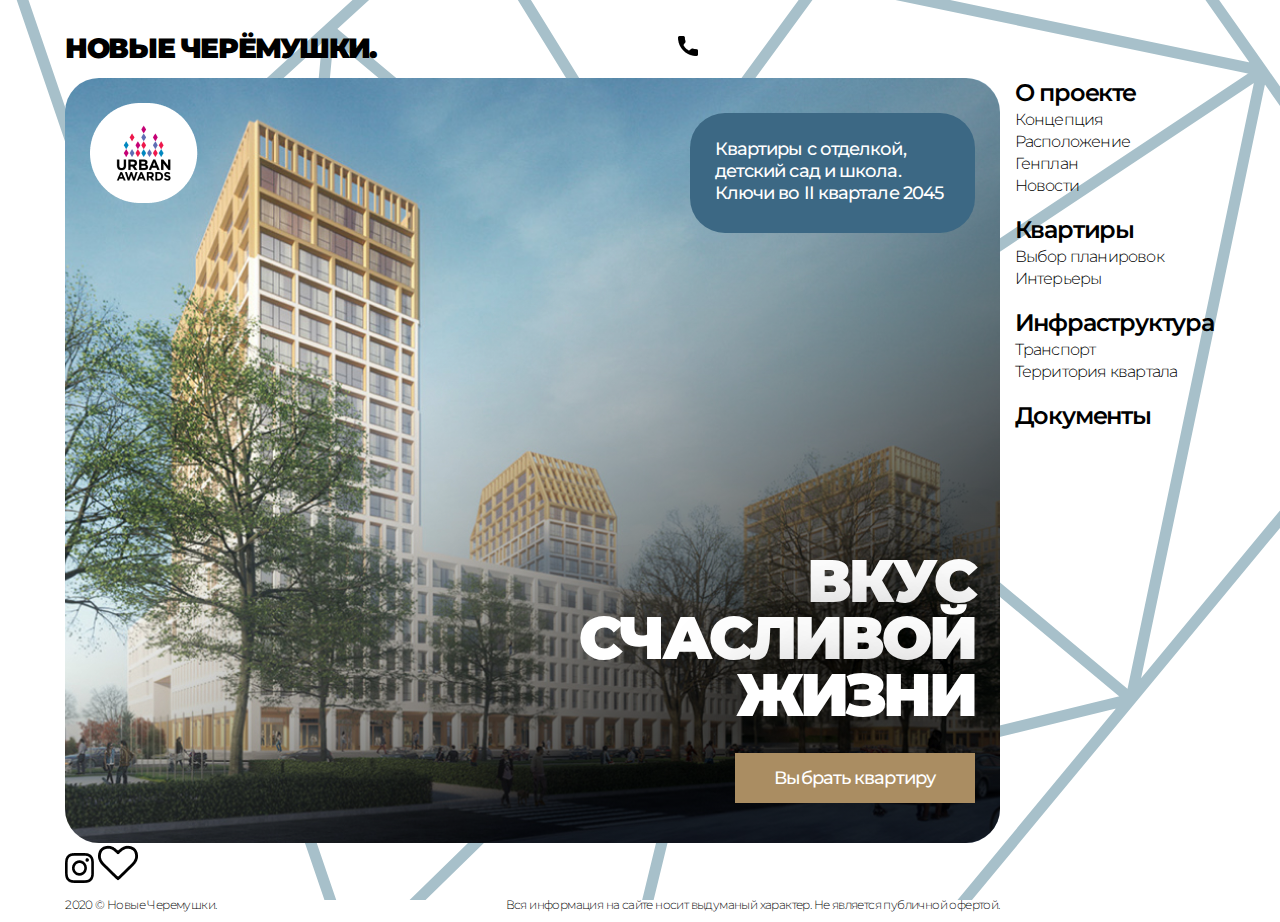
<file: index.html>
<!DOCTYPE html>
<html lang="en">
<head>
  <link rel="stylesheet" href="css/style.min.css">
  <meta charset="UTF-8">
  <meta name="viewport" content="width=device-width, initial-scale=1.0">
  <title>Новые Черемушки.</title>
</head>
<body>
  <div class="background"></div>
  <div class="container">
    <div class="main-container">
      <!-- Разные header для desktop и mobile  -->
      <header>
        <h3 class="header__title">Новые Черёмушки.</h3>
        
        <!-- Desktop -->
        <!-- <span class="phone">+7 (985) 384-13-49</span>
        <div class="social">
          <a href=""><img src="assets/images/main/social.png" alt=""></a>
          <a href=""><img src="assets/images/main/fave.png" alt=""></a>
        </div> -->
        <!-- Desktop -->

      
        <!-- mobile -->
        <span class="mobile__phone"><img src="assets/images/main/mobcall.png" alt=""></span>
        <div class="nav-button">
          <span class="nav__button"></span>
          <span class="nav__button"></span>
          <span class="nav__button"></span>
        </div>
        <!-- mobile -->


        
      </header>
      <section class="front">
        <div class="front-content">
          <img src="assets/images/main/award.png" alt="" class="front__award">
          <div class="front__text">
            Квартиры с отделкой, детский сад и школа. <br>Ключи во II квартале 2045
          </div>
          <h1 class="front__title">Вкус счасливой жизни</h1>
          <button class="front__button">Выбрать квартиру</button>
        </div>
        <div class="front-slider">
          <img src="assets/images/main/main-back-1.jpg" alt="">
          <img src="assets/images/main/main-back-2.jpg" alt="">
          <img src="assets/images/main/main-back-3.jpg" alt="">
        </div>
      </section>

      <!-- only mobile -->
      <div class="social">
        <a href=""><img src="assets/images/main/social.png" alt=""></a>
        <a href=""><img src="assets/images/main/fave.png" alt=""></a>
      </div>

      <footer>
        <copyright class="copyright">2020  © Новые Черемушки.</copyright>
        <span class="dis">Вся информация на сайте носит выдуманый характер. Не является публичной офертой.</span>
      </footer>
    </div>
    
    <nav>
      <div class="nav-container">
        <ul class="nav">
          <li class="nav-block">
            <ul>
              <li class="nav__item"><strong> <a href="about.html">О проекте</a></strong></li>
              <li>
                <ul class="asd">
                  <li class="nav__item">Концепция</li>
                  <li class="nav__item">Расположение</li>
                  <li class="nav__item">Генплан</li>
                  <li class="nav__item">Новости</li>
                </ul>
              </li>
            </ul>
          </li>
          <li class="nav-block">
            <ul>
              <li class="nav__item"><strong><a href="flats.html">Квартиры</a></strong></li>
              <li class="nav__item">Выбор планировок</li>
              <li class="nav__item">Интерьеры</li>
            </ul>
          </li>
          <li class="nav-block">
            <ul>
              <li class="nav__item"><strong>Инфраструктура</strong></li>
              <li class="nav__item">Транспорт</li>
              <li class="nav__item">Территория квартала</li>
            </ul>
          </li>
          <li class="nav-block">
            <ul>
              <li class="nav__item"><strong>Документы</strong></li>
            </ul>
          </li>
        </ul>
      </div>
      <!-- Только для desktop -->
      <!-- <img class="nav__logo" src="assets/images/main/logo.png" alt=""> -->
    </nav>
  </div>
</body>
</html>
</file>
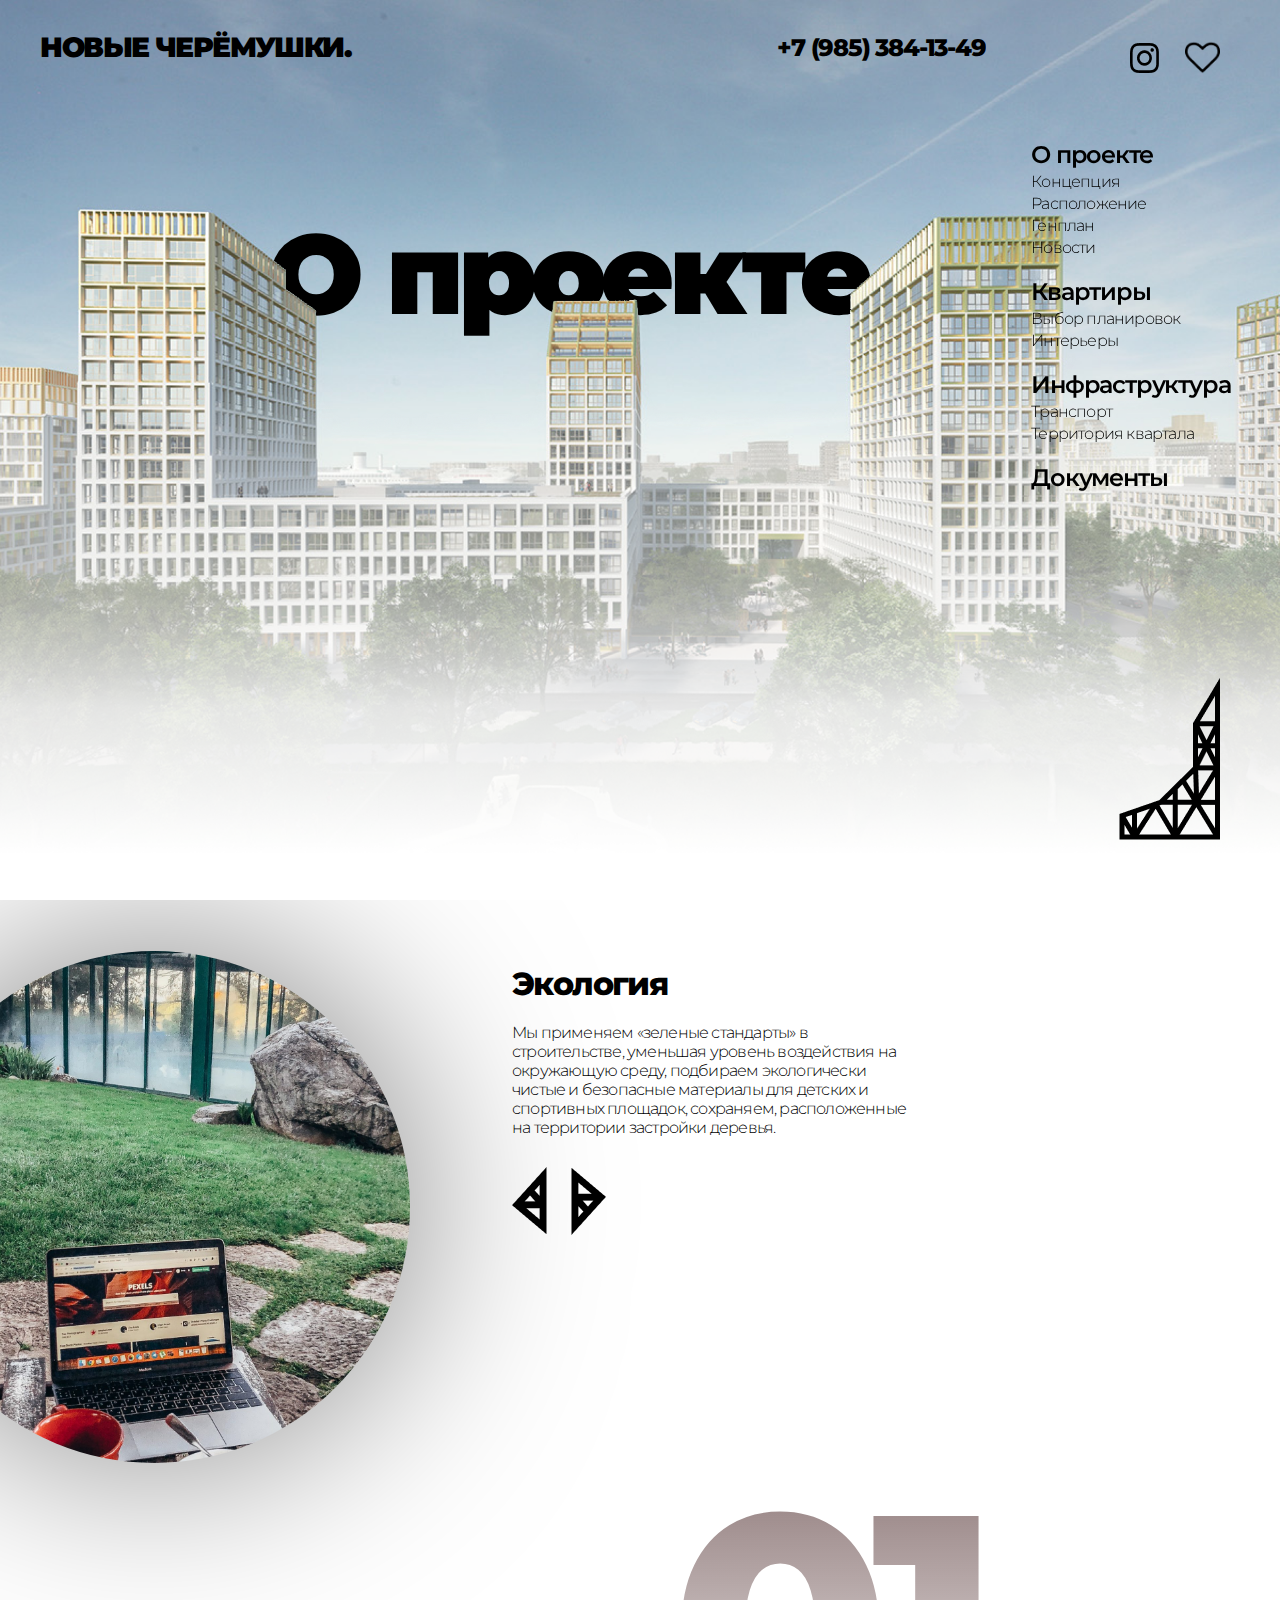
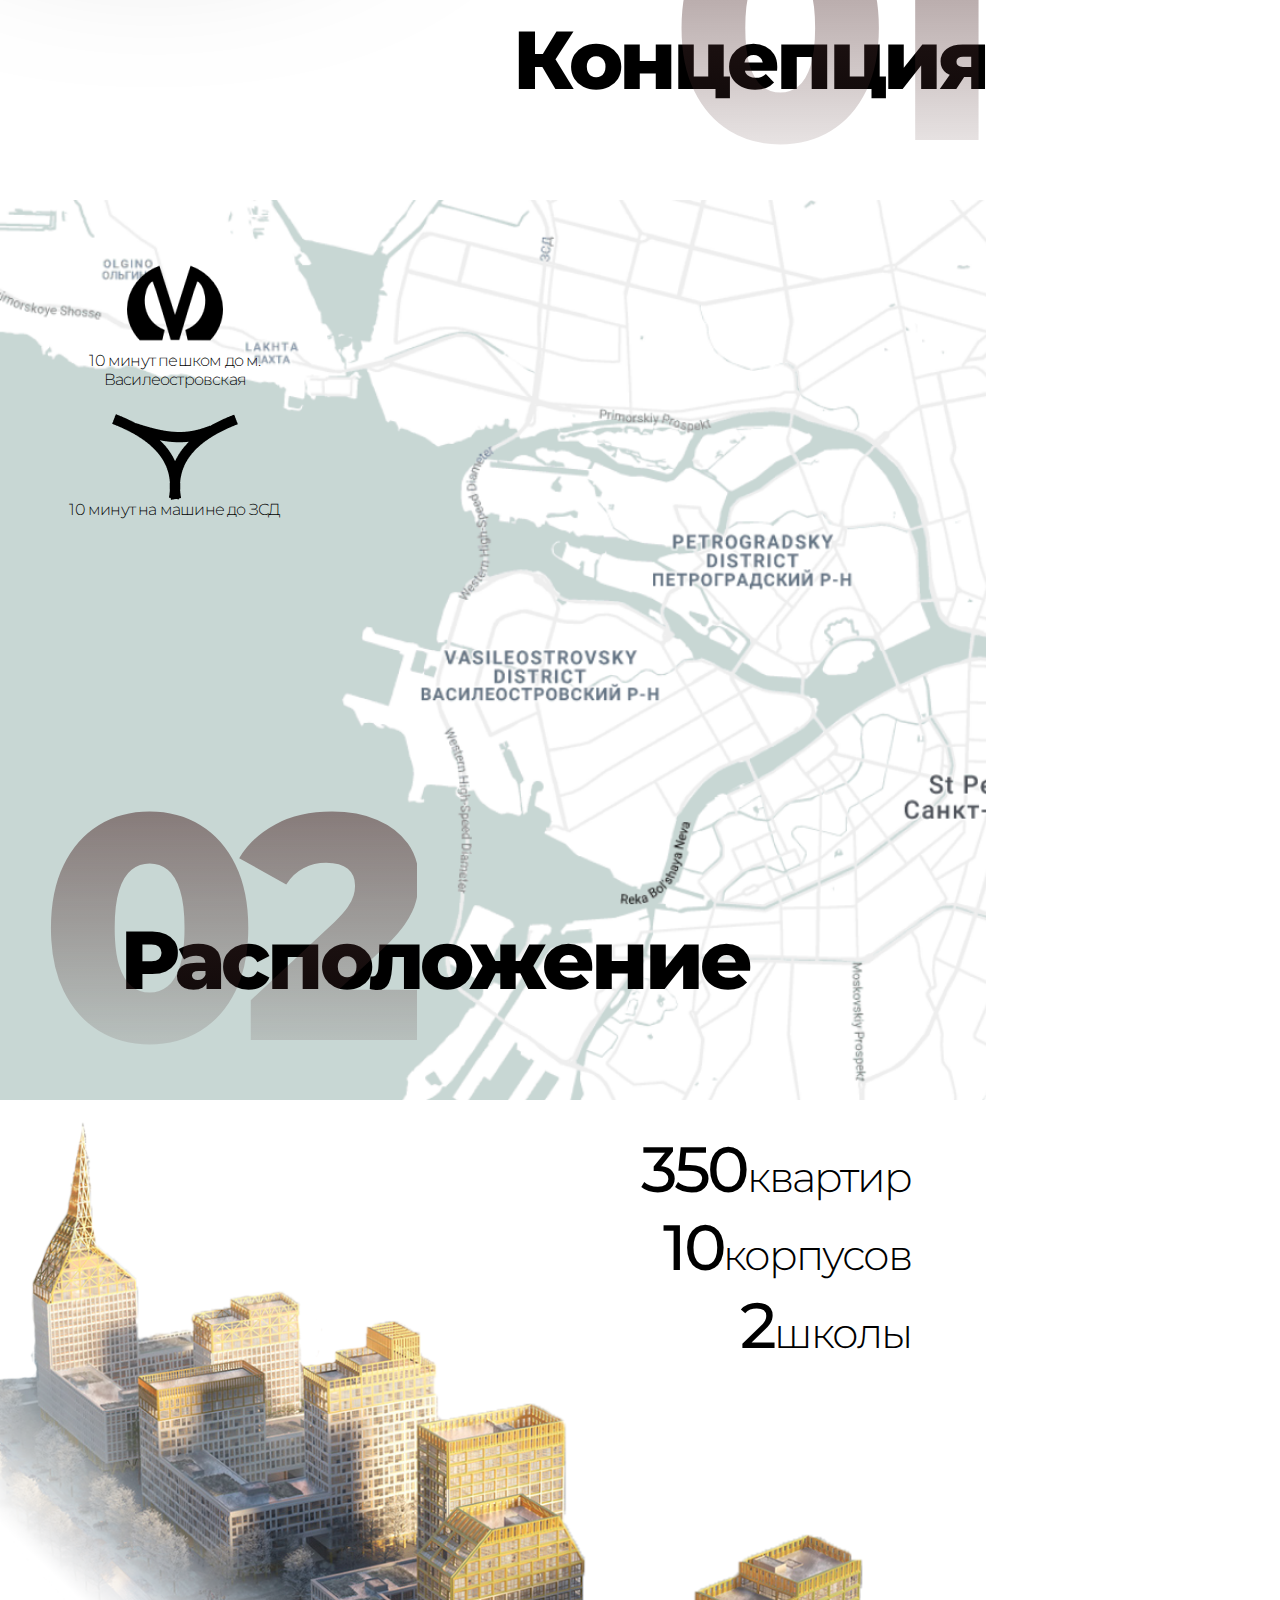
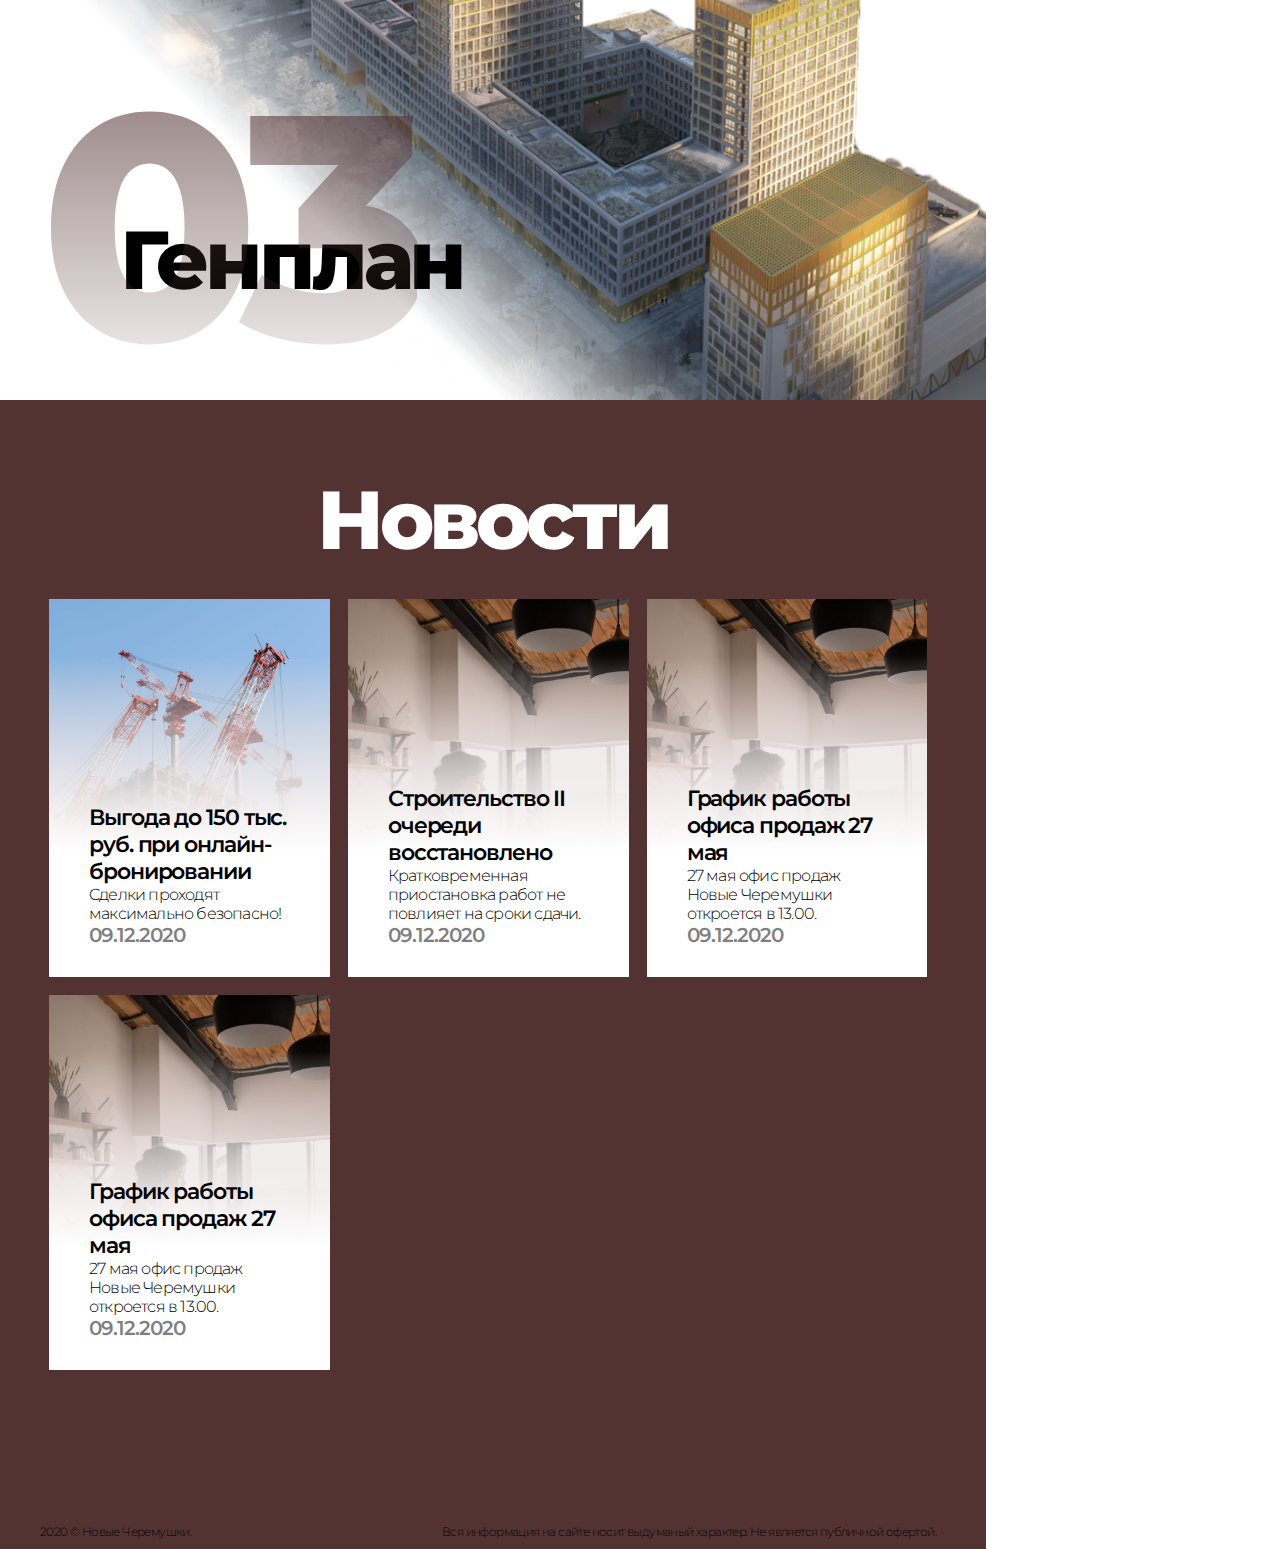
<file: about.html>
<!DOCTYPE html>
<html lang="en">
<head>
    <link rel="stylesheet" href="css/landings.min.css">
    <meta charset="UTF-8">
    <meta name="viewport" content="width=device-width, initial-scale=1.0">
    <title>О проекте.</title>
</head>
<body>
    <div class="container">
          <div class="landing-container">
            <section class="top">
              <header>
                <h3 class="header__title">Новые Черёмушки.</h3>
                <span class="phone">+7 (985) 384-13-49</span>
                <div class="social">
                  <a href=""><img src="assets/images/main/social.png" alt=""></a>
                  <a href=""><img src="assets/images/main/fave.png" alt=""></a>
                </div>
              </header>
                <h1 class="top__title">О проекте</h1>
                <img src="assets/images/about/00311b63575233 1.png" alt="" class="top__background">
                <img src="assets/images/about/00311b63575233 2.png" alt="" class="top__background front">
          </section>
          </div>
          <div class="landing-container">
            <section class="concept">
              <div class="consept-block">
                <div class="concept__img">
                    <img src="assets/images/about/round.jpg" alt="">
                </div>
                <div class="concept__item">
                    <h4 class="concept__subtitle">Экология</h4>
                    <div class="concept__text">
                        Мы применяем «зеленые стандарты» в строительстве, уменьшая уровень воздействия на окружающую среду, подбираем экологически чистые и безопасные материалы для детских и спортивных площадок, сохраняем, расположенные на территории застройки деревья.
                    </div>
                    <div class="arrows">
                        <img src="assets/images/about/arrow.png" alt="" class="arrow">
                        <img src="assets/images/about/arrow.png" alt="" class="arrow">
                    </div>
                </div>
              </div>
              <div class="about-title">
                  <h2 class="about__title">Концепция</h2>
                  <div class="title__number">01</div>
              </div>
          </section>
          </div>
          <div class="landing-container">
            <section class="locate">
              <div class="locate-block">
                    <div class="locate__item">
                      <img src="assets/images/about/metrologo.png" alt="">
                      <span class="locate__subtitle">10 минут пешком до м. Василеостровская</span>
                    </div>
                    <div class="locate__item">
                        <img src="assets/images/about/zsdlogo.png" alt="">
                        <span class="locate__subtitle">10 минут на машине до ЗСД</span>
                    </div>
              </div>
              <div class="map"></div>
              <div class="about-title">
                <h2 class="about__title">Расположение</h2>
                <div class="title__number">02</div>
               </div>
          </section>
          </div>
          <div class="landing-container">
            <section class="plan">
              <div class="plan-block">
                  <img src="assets/images/about/genplan.png" class="plan__img" alt="">
                  <ul class="plan__items">
                      <li><strong>350</strong>квартир</li>
                      <li><strong>10</strong>корпусов</li>
                      <li><strong>2</strong>школы</li>
                  </ul>
              </div>
              <div class="about-title">
                <h2 class="about__title">Генплан</h2>
                <div class="title__number">03</div>
               </div>
          </section>
          </div>
          <div class="landing-container">
            <section class="news">
              <h2 class="news__title">Новости</h2>
              <div class="news-block">
                  <div class="news__item">
                      <img src="assets/images/about/Rectangle 11-1.png" alt="">
                      <div class="news__text">
                        <h5 class="news-block__subtitle">Выгода до 150 тыс. руб. при онлайн-бронировании</h5>
                        <div class="news-block__text">Cделки проходят максимально безопасно!</div>
                        <div class="news-block__date">09.12.2020</div>
                      </div>
                      
                  </div>
                  <div class="news__item">
                    <img src="assets/images/about/Rectangle 11-2.png" alt="">
                    <div class="news__text">
                      <h5 class="news-block__subtitle">Строительство II очереди восстановлено</h5>
                      <div class="news-block__text">Кратковременная приостановка работ не повлияет на сроки сдачи.</div>
                      <div class="news-block__date">09.12.2020</div>
                    </div>
                  </div>
                    <div class="news__item">
                      <img src="assets/images/about/Rectangle 11.png" alt="">
                      <div class="news__text">
                        <h5 class="news-block__subtitle">График работы офиса продаж 27 мая</h5>
                        <div class="news-block__text">27 мая офис продаж Новые Черемушки откроется в 13.00. </div>
                        <div class="news-block__date">09.12.2020</div>
                      </div>
                  </div>
                  <div class="news__item">
                    <img src="assets/images/about/Rectangle 11.png" alt="">
                    <div class="news__text">
                      <h5 class="news-block__subtitle">График работы офиса продаж 27 мая</h5>
                      <div class="news-block__text">27 мая офис продаж Новые Черемушки откроется в 13.00. </div>
                      <div class="news-block__date">09.12.2020</div>
                    </div>
                </div>
                </div>
                <footer>
                  <copyright class="copyright">2020  © Новые Черемушки.</copyright>
                  <span class="dis">Вся информация на сайте носит выдуманый характер. Не является публичной офертой.</span>
                </footer> 
              </section>
                
              </div>
          
        
    </div>
    <nav>
      <div class="nav-container">
        <ul class="nav">
          <li class="nav-block">
            <ul>
              <li class="nav__item"><strong>О проекте</strong></li>
              <li class="nav__item">Концепция</li>
              <li class="nav__item">Расположение</li>
              <li class="nav__item">Генплан</li>
              <li class="nav__item">Новости</li>
            </ul>
          </li>
          <li class="nav-block">
            <ul>
              <li class="nav__item"><strong><a href="flats.html">Квартиры</a></strong></li>
              <li class="nav__item">Выбор планировок</li>
              <li class="nav__item">Интерьеры</li>
            </ul>
          </li>
          <li class="nav-block">
            <ul>
              <li class="nav__item"><strong>Инфраструктура</strong></li>
              <li class="nav__item">Транспорт</li>
              <li class="nav__item">Территория квартала</li>
            </ul>
          </li>
          <li class="nav-block">
            <ul>
              <li class="nav__item"><strong>Документы</strong></li>
            </ul>
          </li>
        </ul>
      </div>
      <img class="nav__logo" src="assets/images/main/logo.png" alt="">
    </nav>
</body>
</html>
</file>
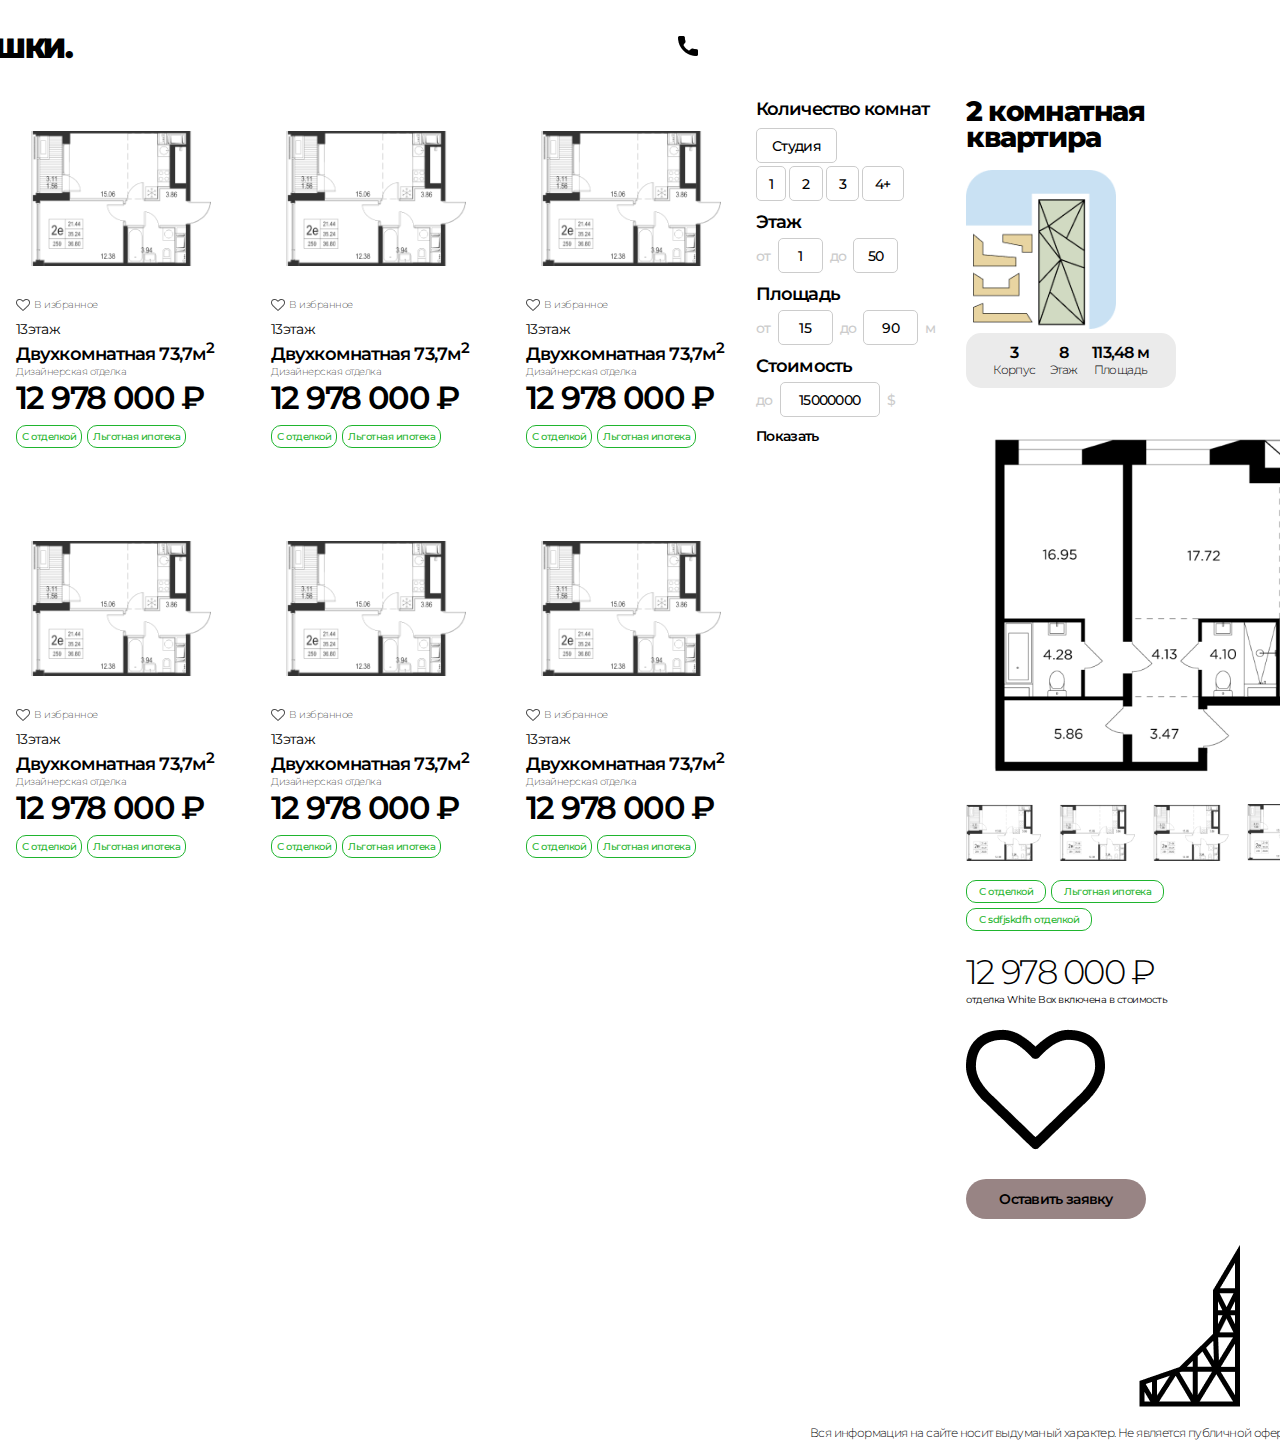
<file: flats.html>
<!DOCTYPE html>
<html lang="en">

<head>
  <link rel="stylesheet" href="css/style.min.css">
  <meta charset="UTF-8">
  <meta name="viewport" content="width=device-width, initial-scale=1.0">
  <title>Выбор квартиры</title>
</head>

<body>
  <div class="container">
    <div class="main-container">
      <header>
        <h3 class="header__title">Новые Черёмушки.</h3>
        
        <!-- Desktop -->
        <!-- <span class="phone">+7 (985) 384-13-49</span>
        <div class="social">
          <a href=""><img src="assets/images/main/social.png" alt=""></a>
          <a href=""><img src="assets/images/main/fave.png" alt=""></a>
        </div> -->
        <!-- Desktop -->

      
        <!-- mobile -->
        <span class="mobile__phone"><img src="assets/images/main/mobcall.png" alt=""></span>
        <div class="nav-button">
          <span class="nav__button"></span>
          <span class="nav__button"></span>
          <span class="nav__button"></span>
        </div>
        <!-- mobile -->


        
      </header>
      <section class="flats">

        <div class="flats-top">
          <div class="filter__button">
            <img src="assets/images/flats/Group 75.svg" alt="">
            <span>Фильтры</span>
          </div>
          <span class="flats__count">14 квартир</span>
          <img src="assets/images/flats/map.svg" alt="" class="filter__map">
        </div>

        <!-- only desktop -->
        <!-- <div class="filter">
          <img src="assets/images/flats/map.svg" alt="" class="map">
          <div class="filters">
            <div class="filters-block">
              <div class="filter__item">
                <span class="filter__button">Студия</span>
                <span class="filter__button">1</span>
                <span class="filter__button">2</span>
                <span class="filter__button">3</span>
                <span class="filter__button">4+</span>
              </div>
            </div>
            <div class="filters-block">
              <div class="filter__subtitle">Этаж</div>
              <div class="filter__item">
                <span class="border">от</span>
                <input type="text" class="filter__input floor" placeholder="1">
                <span class="border">до</span>
                <input type="text" class="filter__input floor" placeholder="50">
              </div>
            </div>
            <div class="filters-block">
              <div class="filter__subtitle">Площадь</div>
              <div class="filter__item">
                <span class="border">от</span>
                <input type="text" class="filter__input area" placeholder="15">
                <span class="border">до</span>
                <input type="text" class="filter__input area" placeholder="90">
                <span class="border">м</span>
              </div>
            </div>
            <div class="filters-block">
              <div class="filter__subtitle">Стоимость</div>
              <div class="filter__item">
                <span class="border">до</span>
                <input type="text" class="filter__input price" placeholder="15000000">
                <span class="border">$</span>
              </div>
            </div>
          </div>
        </div> -->
        <div class="flats-list">
          <div class="flats-container">
            <div class="flat__item">
              <div class="flat__img">
                <img src="assets/images/flats/flat-image.png" alt="">
              </div>
              <div class="flat-block">
                <div class="fave">
                  <img src="assets/images/flats/fave.png" alt="">
                  <span class="fave__subtitle">В избранное</span>
                </div>
                <h4 class="floor"><span class="floor__number">13</span>этаж</h4>
                <h3 class="flat__title"><span class="flat__type">Двухкомнатная</span> <span
                    class="flat__area">73,7</span>м<sup>2</sup></h3>
                <h5 class="flat__finishing">Дизайнерская отделка</h5>
                <h2 class="price">12 978 000 ₽</h2>
                <div class="prefs">
                  <span class="pref__item">С отделкой</span>
                  <span class="pref__item">Льготная ипотека</span>
                </div>
              </div>
            </div>
            <div class="flat__item">
              <div class="flat__img">
                <img src="assets/images/flats/flat-image.png" alt="">
              </div>
              <div class="flat-block">
                <div class="fave">
                  <img src="assets/images/flats/fave.png" alt="">
                  <span class="fave__subtitle">В избранное</span>
                </div>
                <h4 class="floor"><span class="floor__number">13</span>этаж</h4>
                <h3 class="flat__title"><span class="flat__type">Двухкомнатная</span> <span
                    class="flat__area">73,7</span>м<sup>2</sup></h3>
                <h5 class="flat__finishing">Дизайнерская отделка</h5>
                <h2 class="price">12 978 000 ₽</h2>
                <div class="prefs">
                  <span class="pref__item">С отделкой</span>
                  <span class="pref__item">Льготная ипотека</span>
                </div>
              </div>
            </div>
            <div class="flat__item">
              <div class="flat__img">
                <img src="assets/images/flats/flat-image.png" alt="">
              </div>
              <div class="flat-block">
                <div class="fave">
                  <img src="assets/images/flats/fave.png" alt="">
                  <span class="fave__subtitle">В избранное</span>
                </div>
                <h4 class="floor"><span class="floor__number">13</span>этаж</h4>
                <h3 class="flat__title"><span class="flat__type">Двухкомнатная</span> <span
                    class="flat__area">73,7</span>м<sup>2</sup></h3>
                <h5 class="flat__finishing">Дизайнерская отделка</h5>
                <h2 class="price">12 978 000 ₽</h2>
                <div class="prefs">
                  <span class="pref__item">С отделкой</span>
                  <span class="pref__item">Льготная ипотека</span>
                </div>
              </div>
            </div>
            <div class="flat__item">
              <div class="flat__img">
                <img src="assets/images/flats/flat-image.png" alt="">
              </div>
              <div class="flat-block">
                <div class="fave">
                  <img src="assets/images/flats/fave.png" alt="">
                  <span class="fave__subtitle">В избранное</span>
                </div>
                <h4 class="floor"><span class="floor__number">13</span>этаж</h4>
                <h3 class="flat__title"><span class="flat__type">Двухкомнатная</span> <span
                    class="flat__area">73,7</span>м<sup>2</sup></h3>
                <h5 class="flat__finishing">Дизайнерская отделка</h5>
                <h2 class="price">12 978 000 ₽</h2>
                <div class="prefs">
                  <span class="pref__item">С отделкой</span>
                  <span class="pref__item">Льготная ипотека</span>
                </div>
              </div>
            </div>
            <div class="flat__item">
              <div class="flat__img">
                <img src="assets/images/flats/flat-image.png" alt="">
              </div>
              <div class="flat-block">
                <div class="fave">
                  <img src="assets/images/flats/fave.png" alt="">
                  <span class="fave__subtitle">В избранное</span>
                </div>
                <h4 class="floor"><span class="floor__number">13</span>этаж</h4>
                <h3 class="flat__title"><span class="flat__type">Двухкомнатная</span> <span
                    class="flat__area">73,7</span>м<sup>2</sup></h3>
                <h5 class="flat__finishing">Дизайнерская отделка</h5>
                <h2 class="price">12 978 000 ₽</h2>
                <div class="prefs">
                  <span class="pref__item">С отделкой</span>
                  <span class="pref__item">Льготная ипотека</span>
                </div>
              </div>
            </div>
            <div class="flat__item">
              <div class="flat__img">
                <img src="assets/images/flats/flat-image.png" alt="">
              </div>
              <div class="flat-block">
                <div class="fave">
                  <img src="assets/images/flats/fave.png" alt="">
                  <span class="fave__subtitle">В избранное</span>
                </div>
                <h4 class="floor"><span class="floor__number">13</span>этаж</h4>
                <h3 class="flat__title"><span class="flat__type">Двухкомнатная</span> <span
                    class="flat__area">73,7</span>м<sup>2</sup></h3>
                <h5 class="flat__finishing">Дизайнерская отделка</h5>
                <h2 class="price">12 978 000 ₽</h2>
                <div class="prefs">
                  <span class="pref__item">С отделкой</span>
                  <span class="pref__item">Льготная ипотека</span>
                </div>
              </div>
            </div>
          </div>
        </div>

        <div class="filter">
          <div class="filters">
            <div class="filters-block">
              <div class="filter__subtitle">Количество комнат</div>
              <div class="filter__item">
                <span class="filter__button">Студия</span>
                <span class="filter__button">1</span>
                <span class="filter__button">2</span>
                <span class="filter__button">3</span>
                <span class="filter__button">4+</span>
              </div>
            </div>
            <div class="filters-block">
              <div class="filter__subtitle">Этаж</div>
              <div class="filter__item">
                <span class="border">от</span>
                <input type="text" class="filter__input floor" placeholder="1">
                <span class="border">до</span>
                <input type="text" class="filter__input floor" placeholder="50">
              </div>
            </div>
            <div class="filters-block">
              <div class="filter__subtitle">Площадь</div>
              <div class="filter__item">
                <span class="border">от</span>
                <input type="text" class="filter__input area" placeholder="15">
                <span class="border">до</span>
                <input type="text" class="filter__input area" placeholder="90">
                <span class="border">м</span>
              </div>
            </div>
            <div class="filters-block">
              <div class="filter__subtitle">Стоимость</div>
              <div class="filter__item">
                <span class="border">до</span>
                <input type="text" class="filter__input price" placeholder="15000000">
                <span class="border">$</span>
              </div>
            </div>
            <div class="filter-bottom__button">Показать</div>
          </div>
        </div>


        <div class="single">
            <div class="single-block">
              <h2 class="single__title">2 комнатная квартира</h2>
              <div class="top-single">
                <img class="map" src="assets/images/single/map.png" alt="">
              <div class="numbers">
                <div class="numbers__item">
                  <span class="number">3</span>
                  <span class="number__subtitle">Корпус</span>
                </div>
                <div class="numbers__item">
                  <span class="number">8</span>
                  <span class="number__subtitle">Этаж</span>
                </div>
                <div class="numbers__item">
                  <span class="number">113,48 м</span>
                  <span class="number__subtitle">Площадь</span>
                </div>
              </div>
              </div>
              <div class="single-images">
                <img src="assets/images/single/gallery.png" alt="">
              </div>
              <div class="prefs">
                <span class="pref__item">С отделкой</span>
                <span class="pref__item">Льготная ипотека</span>
                <span class="pref__item">С sdfjskdfh отделкой</span>
              </div>
              <h3 class="price">12 978 000 ₽</h3>
              <h5 class="finishing">отделка White Box включена в стоимость</h5>
              <div class="fave">
                <img src="assets/images/flats/bigfave.png" alt="">
              </div>
              <button class="single__button">Оставить заявку</button>
            </div>
        </div>


      </section>
      <div class="footer-nav">
        <ul class="nav">
                <li class="nav__item"><strong>О проекте</strong></li>
                <li class="nav__item"><strong><a href="flats.html">Квартиры</a></strong></li>
                <li class="nav__item"><strong>Инфраструктура</strong></li>
                <li class="nav__item"><strong>Документы</strong></li>
          </ul>
      </div>
      <div class="social">
        <a href=""><img src="assets/images/main/social.png" alt=""></a>
        <a href=""><img src="assets/images/main/fave.png" alt=""></a>
      </div>
      <footer>
        <copyright class="copyright">2020 © Новые Черемушки.</copyright>
        <span class="dis">Вся информация на сайте носит выдуманый характер. Не является публичной офертой.</span>
      </footer>
    </div>
    <nav>
      <div class="nav-container">
        <ul class="nav">
          <li class="nav-block">
            <ul>
              <li class="nav__item"><strong>О проекте</strong></li>
              <li class="nav__item">Концепция</li>
              <li class="nav__item">Расположение</li>
              <li class="nav__item">Генплан</li>
              <li class="nav__item">Новости</li>
            </ul>
          </li>
          <li class="nav-block">
            <ul>
              <li class="nav__item"><strong><a href="flats.html">Квартиры</a></strong></li>
              <li class="nav__item">Выбор планировок</li>
              <li class="nav__item">Интерьеры</li>
            </ul>
          </li>
          <li class="nav-block">
            <ul>
              <li class="nav__item"><strong>Инфраструктура</strong></li>
              <li class="nav__item">Транспорт</li>
              <li class="nav__item">Территория квартала</li>
            </ul>
          </li>
          <li class="nav-block">
            <ul>
              <li class="nav__item"><strong>Документы</strong></li>
            </ul>
          </li>
        </ul>
      </div>
      <img class="nav__logo" src="assets/images/main/logo.png" alt="">
    </nav>
  </div>
</body>

</html>
</file>
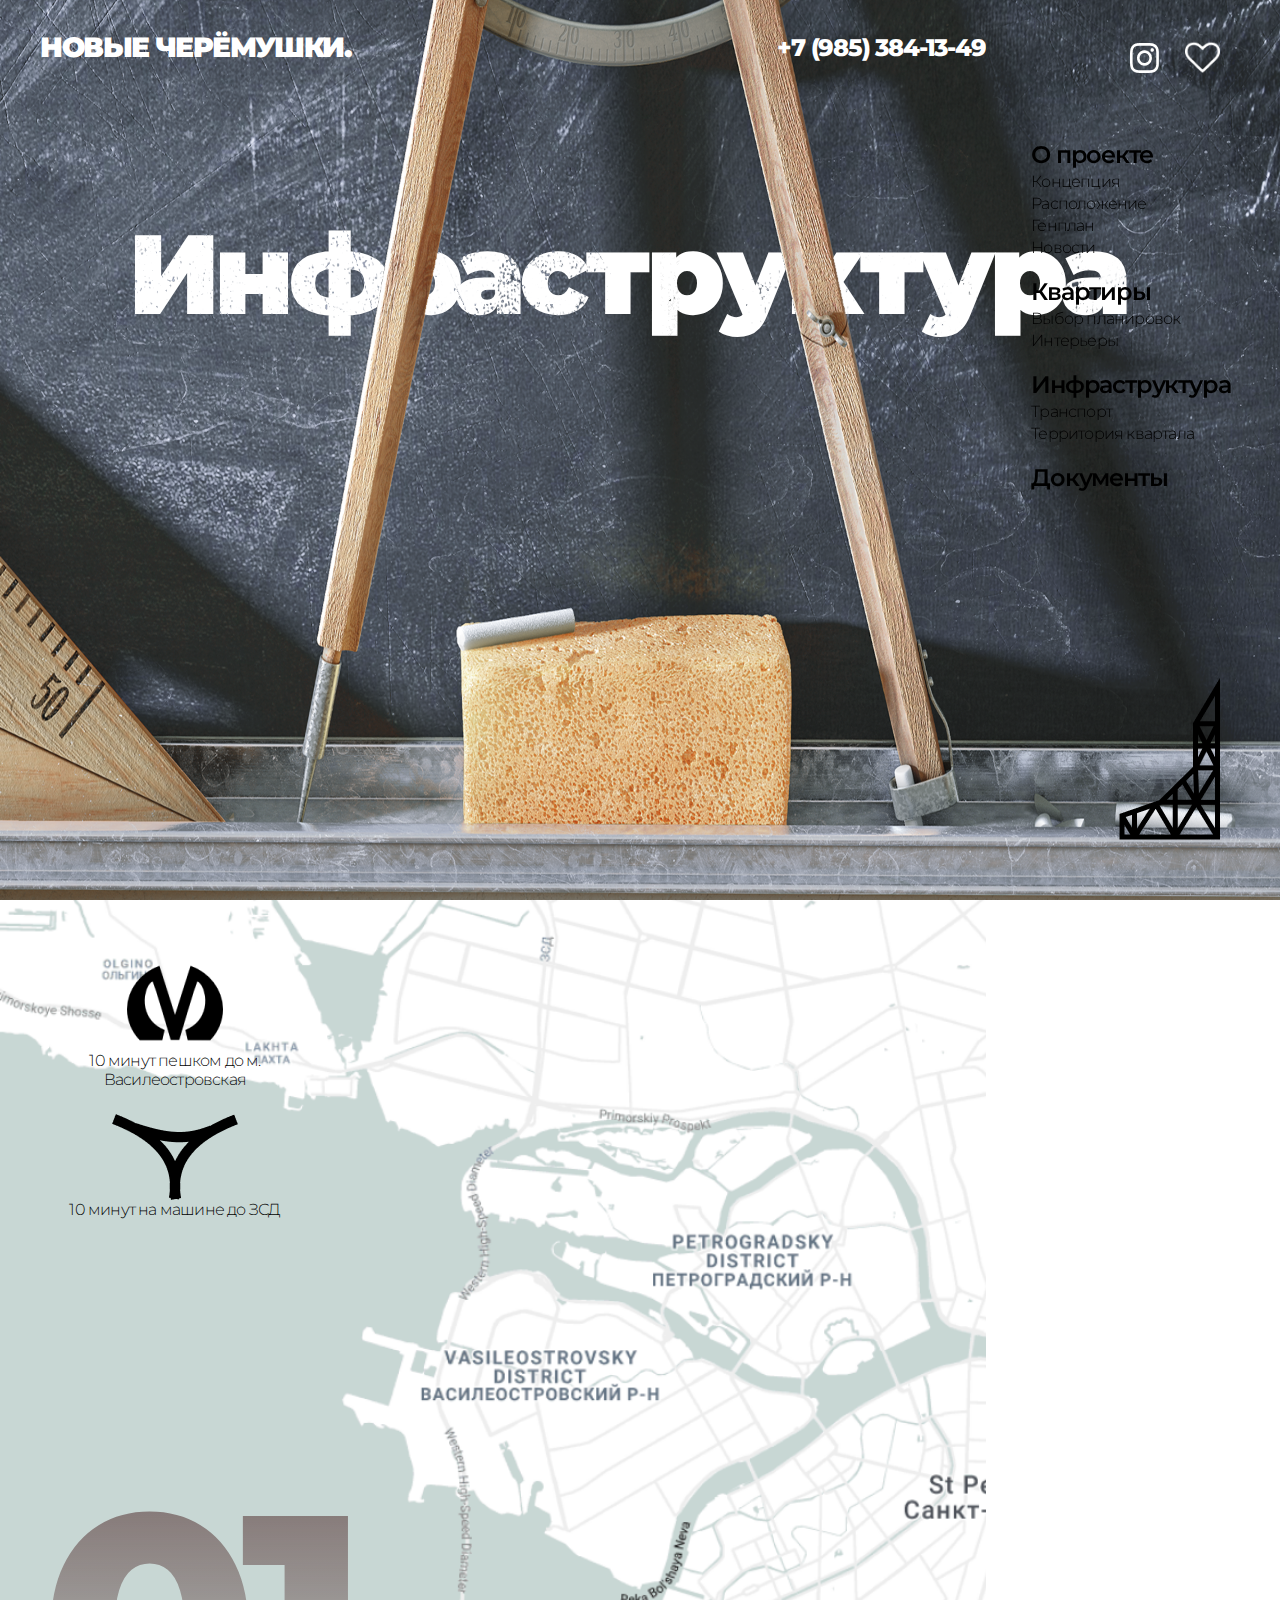
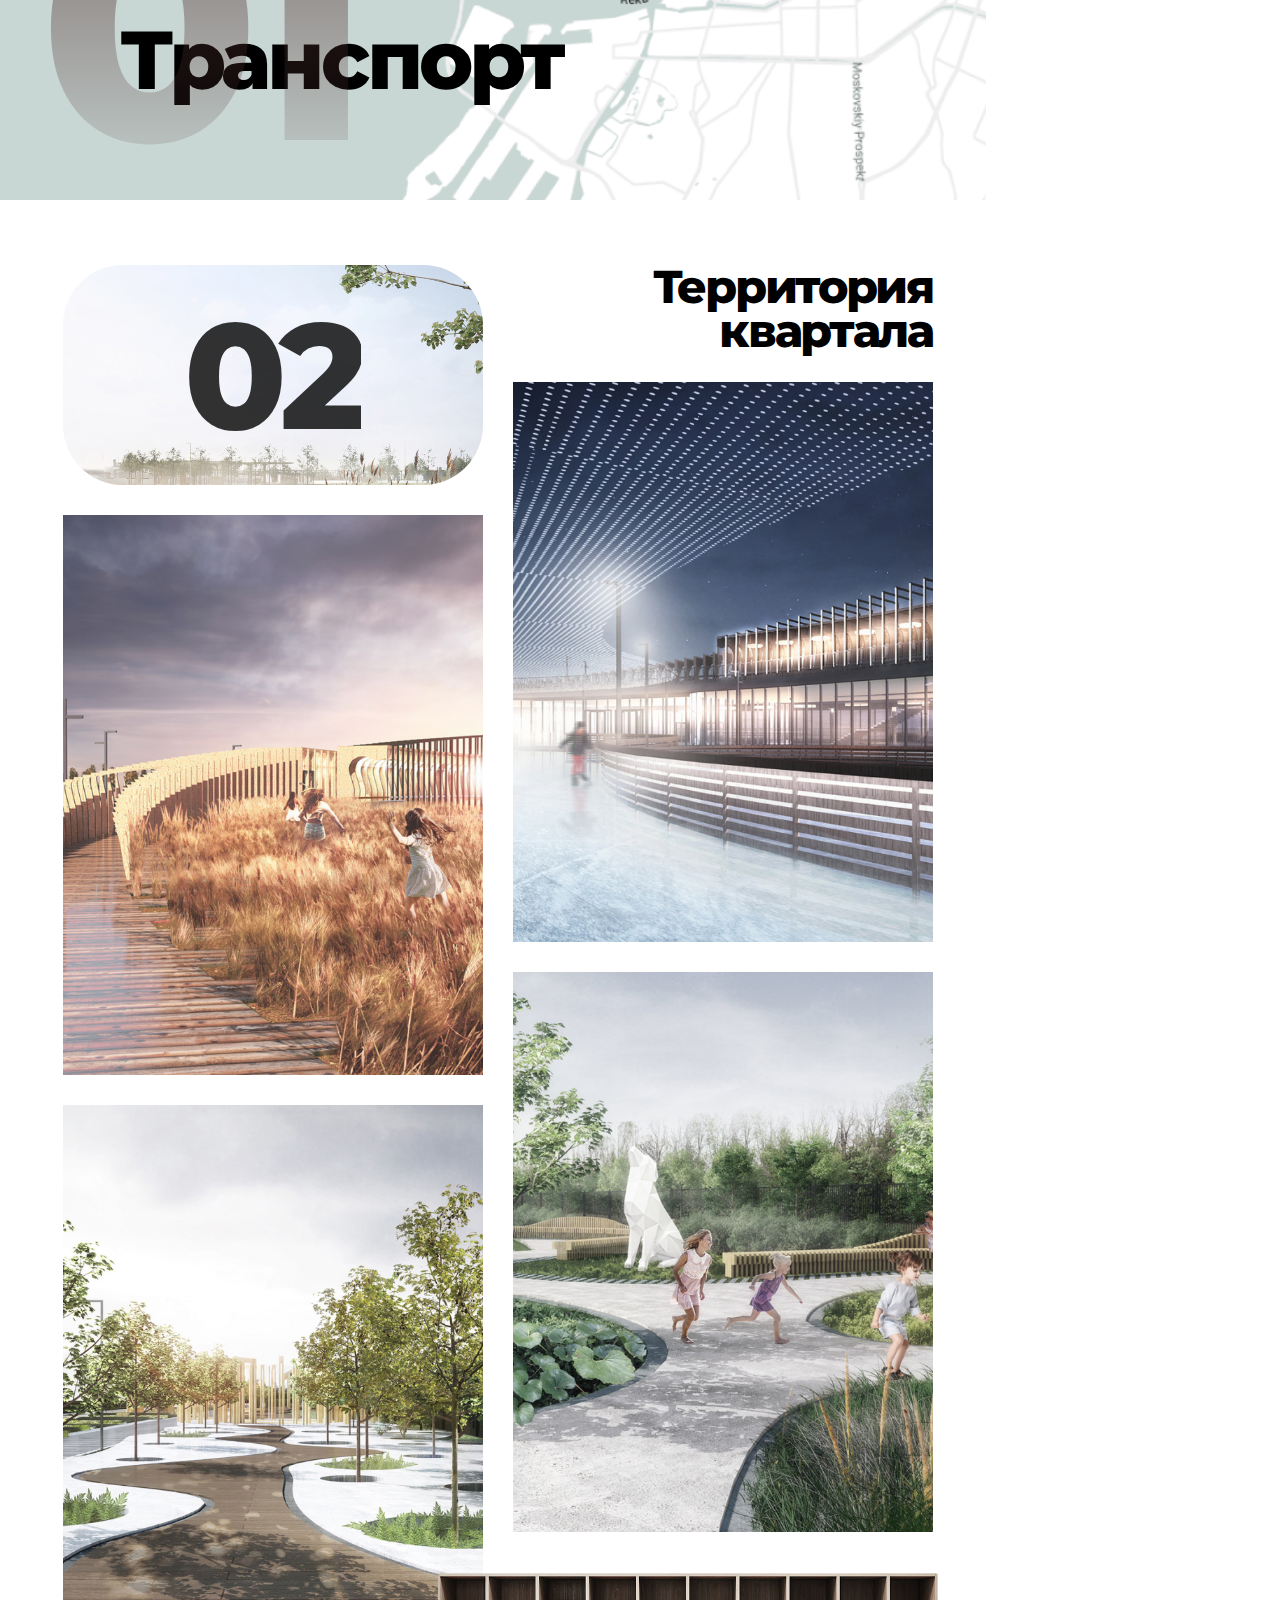
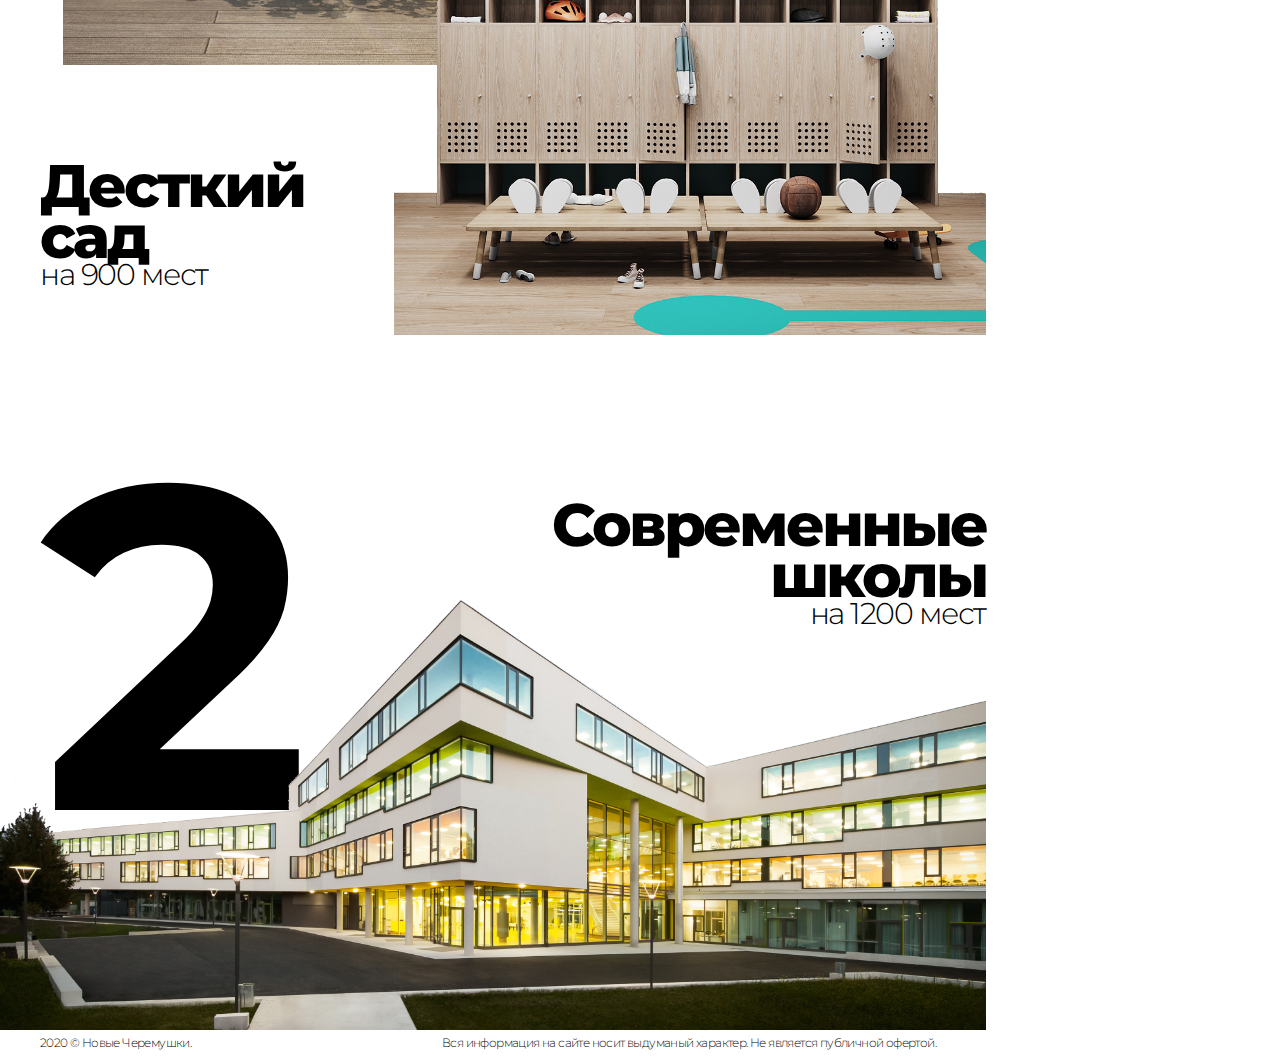
<file: inf.html>
<!DOCTYPE html>
<html lang="en">

<head>
  <link rel="stylesheet" href="css/landings.min.css">
  <meta charset="UTF-8">
  <meta name="viewport" content="width=device-width, initial-scale=1.0">
  <title>Интерьеры.</title>
</head>

<body>
  <div class="container">
    <div class="landing-container">
      <section class="top inf-top">
        <header>
          <h3 class="header__title">Новые Черёмушки.</h3>
          <span class="phone">+7 (985) 384-13-49</span>
          <div class="social">
            <a href=""><img src="assets/images/main/social.png" alt=""></a>
            <a href=""><img src="assets/images/main/fave.png" alt=""></a>
          </div>
        </header>
        <h1 class="top__title">Инфраструктура</h1>
        <img src="assets/images/inf/image 19.png" alt="" class="top__background">
        <img src="assets/images/inf/Без имени-1 1.png" alt="" class="top__background front">
      </section>
    </div>
    <div class="landing-container">
      <section class="locate">
        <div class="locate-block">
              <div class="locate__item">
                <img src="assets/images/about/metrologo.png" alt="">
                <span class="locate__subtitle">10 минут пешком до м. Василеостровская</span>
              </div>
              <div class="locate__item">
                  <img src="assets/images/about/zsdlogo.png" alt="">
                  <span class="locate__subtitle">10 минут на машине до ЗСД</span>
              </div>
        </div>
        <div class="map"></div>
        <div class="about-title">
          <h2 class="about__title">Транспорт</h2>
          <div class="title__number">01</div>
         </div>
    </section>
    </div>
    <div class="landing-container">
      <section class="variants">
        <div class="variants-block">
          <div class="variant variants-title">
            <div class="title__number">02</div>
          </div>
        <div class="variant variants__item"><img src="assets/images/inf/image 29.jpg" alt=""></div>
        <div class="variant variants__item"><img src="assets/images/inf/image 30.jpg" alt=""></div>
      </div>
      <div class="variants-block">
        <div class=" variant variants-subtitle">
          <h3 class="variants__subtitle">Территория квартала</h3>
        </div>
        <div class="variant variants__item"><img src="assets/images/inf/image 28.jpg" alt=""></div>
        <div class="variant variants__item"><img src="assets/images/inf/image 27.jpg" alt=""></div>
      </div>
    </div>
    <div class="landing-container">
      <section class="bottom-inf">
        <div class="bottom-inf-block">
          <div class="bottom-title">
            <h4 class="bottom__title">Десткий сад</h4>
            <span class="bottom__subtitle">на 900 мест</span>
          </div>
          <img src="assets/images/inf/asdasdasd 2.png" class="bottom__img" alt="">
        </div>
        <div class="bottom-inf-block">
          <div class="bottom-title">
            <h4 class="bottom__title">Современные школы</h4>
            <span class="bottom__subtitle">на 1200 мест</span>
          </div>
          <img src="assets/images/inf/илчваолдваолдполдсм 1.png" class="bottom__img" alt="">
          <div class="bottom__number">2</div>
        </div>
        <footer>
          <copyright class="copyright">2020 © Новые Черемушки.</copyright>
          <span class="dis">Вся информация на сайте носит выдуманый характер. Не является публичной офертой.</span>
        </footer>
      </section>
      </section>
    </div>
  </div>
  <nav>
    <div class="nav-container">
      <ul class="nav">
        <li class="nav-block">
          <ul>
            <li class="nav__item"><strong>О проекте</strong></li>
            <li class="nav__item">Концепция</li>
            <li class="nav__item">Расположение</li>
            <li class="nav__item">Генплан</li>
            <li class="nav__item">Новости</li>
          </ul>
        </li>
        <li class="nav-block">
          <ul>
            <li class="nav__item"><strong><a href="flats.html">Квартиры</a></strong></li>
            <li class="nav__item">Выбор планировок</li>
            <li class="nav__item">Интерьеры</li>
          </ul>
        </li>
        <li class="nav-block">
          <ul>
            <li class="nav__item"><strong>Инфраструктура</strong></li>
            <li class="nav__item">Транспорт</li>
            <li class="nav__item">Территория квартала</li>
          </ul>
        </li>
        <li class="nav-block">
          <ul>
            <li class="nav__item"><strong>Документы</strong></li>
          </ul>
        </li>
      </ul>
    </div>
    <img class="nav__logo" src="assets/images/main/logo.png" alt="">
  </nav>

</body>

</html>
</file>
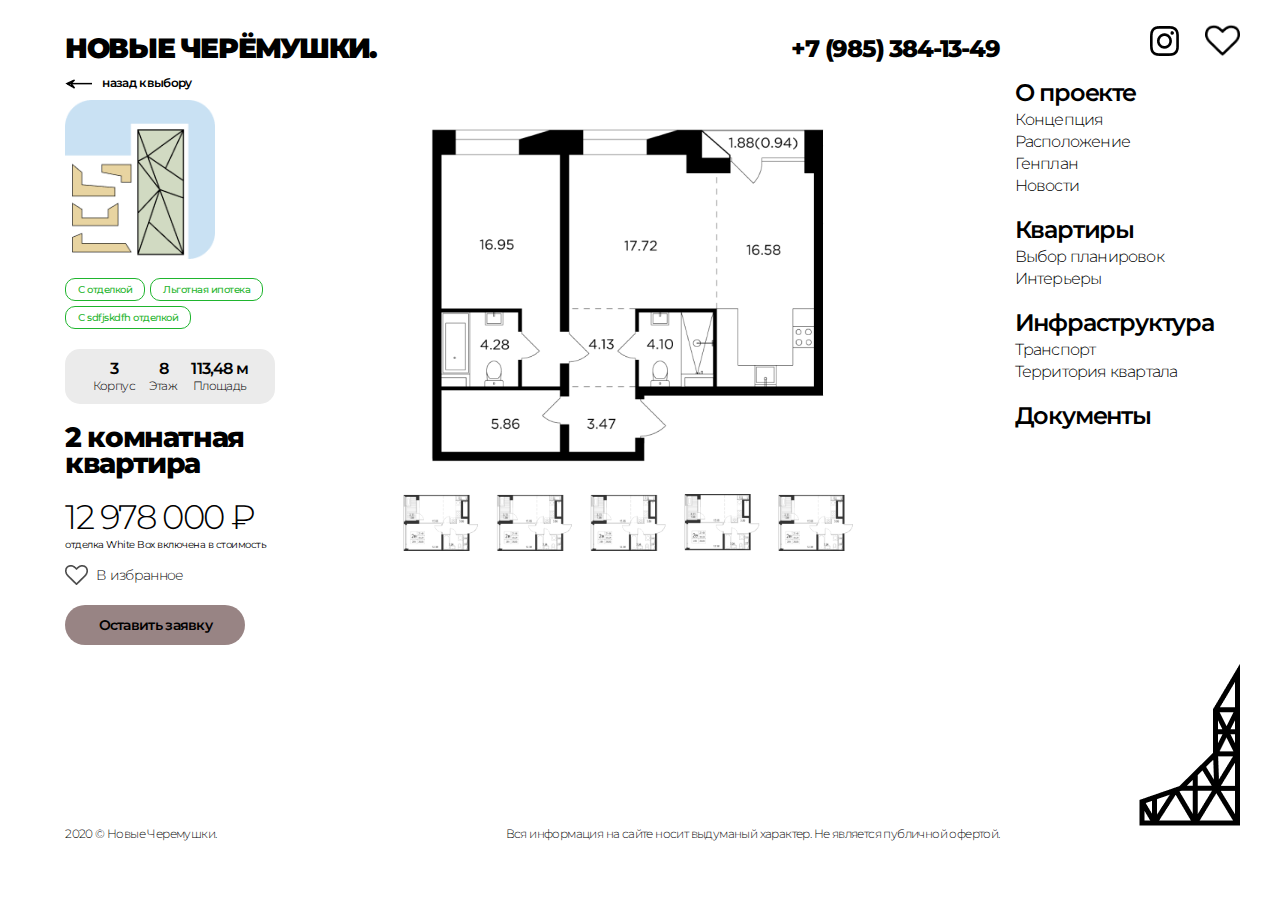
<file: single.html>
<!DOCTYPE html>
<html lang="en">
<head>
  <link rel="stylesheet" href="css/style.min.css">
  <meta charset="UTF-8">
  <meta name="viewport" content="width=device-width, initial-scale=1.0">
  <title>Квартира</title>
</head>
<body>
  <div class="container">
    <div class="main-container">
      <header>
        <h3 class="header__title">Новые Черёмушки.</h3>
        <span class="phone">+7 (985) 384-13-49</span>
        <div class="social">
          <a href=""><img src="assets/images/main/social.png" alt=""></a>
          <a href=""><img src="assets/images/main/fave.png" alt=""></a>
        </div>
      </header>
      <section class="single">
        <div class="single-container">
          <div class="single-block">
            <div class="prev">
              <img src="assets/images/single/Vector 14.png" alt="">
              <span class="prev__text">назад к выбору</span>
            </div>
            <img class="map" src="assets/images/single/map.png" alt="">
            <div class="prefs">
              <span class="pref__item">С отделкой</span>
              <span class="pref__item">Льготная ипотека</span>
              <span class="pref__item">С sdfjskdfh отделкой</span>
            </div>
            <div class="numbers">
              <div class="numbers__item">
                <span class="number">3</span>
                <span class="number__subtitle">Корпус</span>
              </div>
              <div class="numbers__item">
                <span class="number">8</span>
                <span class="number__subtitle">Этаж</span>
              </div>
              <div class="numbers__item">
                <span class="number">113,48 м</span>
                <span class="number__subtitle">Площадь</span>
              </div>
            </div>
            <h2 class="single__title">2 комнатная квартира</h2>
            <h3 class="price">12 978 000 ₽</h3>
            <h5 class="finishing">отделка White Box включена в стоимость</h5>
            <div class="fave">
              <img src="assets/images/single/fave.png" alt="">
              <span class="fave__subtitle">В избранное</span>
            </div>
            <button class="single__button">Оставить заявку</button>
          </div>
          <div class="single-images">
            <img src="assets/images/single/gallery.png" alt="">
          </div>
        </div>
      </section>
      <footer>
        <copyright class="copyright">2020  © Новые Черемушки.</copyright>
        <span class="dis">Вся информация на сайте носит выдуманый характер. Не является публичной офертой.</span>
      </footer>
    </div>
    <nav>
      <div class="nav-container">
        <ul class="nav">
          <li class="nav-block">
            <ul>
              <li class="nav__item"><strong>О проекте</strong></li>
              <li class="nav__item">Концепция</li>
              <li class="nav__item">Расположение</li>
              <li class="nav__item">Генплан</li>
              <li class="nav__item">Новости</li>
            </ul>
          </li>
          <li class="nav-block">
            <ul>
              <li class="nav__item"><strong><a href="flats.html">Квартиры</a></strong></li>
              <li class="nav__item">Выбор планировок</li>
              <li class="nav__item">Интерьеры</li>
            </ul>
          </li>
          <li class="nav-block">
            <ul>
              <li class="nav__item"><strong>Инфраструктура</strong></li>
              <li class="nav__item">Транспорт</li>
              <li class="nav__item">Территория квартала</li>
            </ul>
          </li>
          <li class="nav-block">
            <ul>
              <li class="nav__item"><strong>Документы</strong></li>
            </ul>
          </li>
        </ul>
      </div>
      <img class="nav__logo" src="assets/images/main/logo.png" alt="">
    </nav>
  </div>
</body>
</html>
</file>
<file: css/style.min.css>
@import url("https://fonts.googleapis.com/css2?family=Montserrat:wght@300;500;600;700;800;900&display=swap");li{list-style-type:none}a{color:inherit;text-decoration:none}header .header__title{font-family:'Montserrat';letter-spacing:-0.05em;font-weight:900;font-size:36px;color:#000;text-transform:uppercase}header .phone{font-family:'Montserrat';letter-spacing:-0.05em;font-weight:800;font-size:28px;color:#000}.front .front__text{font-family:'Montserrat';letter-spacing:-0.05em;font-weight:500;font-size:24px;color:#fff}.front .front__title{font-family:'Montserrat';letter-spacing:-0.05em;font-weight:900;font-size:68px;color:#fff;text-transform:uppercase;text-align:right;line-height:95%}.front .front__button{font-family:'Montserrat';letter-spacing:-0.05em;font-weight:500;font-size:20px;color:#fff}.flats .filter .filter__button,.flats .filter .filter__input,.flats .filter .filter__input::-webkit-input-placeholder{font-family:'Montserrat';letter-spacing:-0.05em;font-weight:500;font-size:14px;color:#000}.flats .filter .filter__button,.flats .filter .filter__input,.flats .filter .filter__input:-ms-input-placeholder{font-family:'Montserrat';letter-spacing:-0.05em;font-weight:500;font-size:14px;color:#000}.flats .filter .filter__button,.flats .filter .filter__input,.flats .filter .filter__input::-ms-input-placeholder{font-family:'Montserrat';letter-spacing:-0.05em;font-weight:500;font-size:14px;color:#000}.flats .filter .filter__button,.flats .filter .filter__input,.flats .filter .filter__input::placeholder{font-family:'Montserrat';letter-spacing:-0.05em;font-weight:500;font-size:14px;color:#000}.flats .filter .filter__subtitle{font-family:'Montserrat';letter-spacing:-0.05em;font-weight:600;font-size:18px;color:#000}.flats .filter .border{font-family:'Montserrat';letter-spacing:-0.05em;font-weight:500;font-size:14px;color:#ccc}.flats .flats-list .flat__item .fave__subtitle{font-family:'Montserrat';letter-spacing:-0.05em;font-weight:200;font-size:10px;color:#000}.flats .flats-list .flat__item .floor{font-family:'Montserrat';letter-spacing:-0.05em;font-weight:400;font-size:18px;color:#000}.flats .flats-list .flat__item .flat__title{font-family:'Montserrat';letter-spacing:-0.05em;font-weight:600;font-size:20px;color:#000}.flats .flats-list .flat__item .flat__finishing{font-family:'Montserrat';letter-spacing:-0.05em;font-weight:200;font-size:12px;color:#000}.flats .flats-list .flat__item .price{font-family:'Montserrat';letter-spacing:-0.05em;font-weight:600;font-size:36px;color:#000}.pref__item{font-family:'Montserrat';letter-spacing:-0.05em;font-weight:500;font-size:10px;color:#1FB52E}.single .prev__text{font-family:'Montserrat';letter-spacing:-0.05em;font-weight:600;font-size:12px;color:#000}.single .pref__item{font-size:12px}.single .number{font-family:'Montserrat';letter-spacing:-0.05em;font-weight:600;font-size:22px;color:#000}.single .number__subtitle{font-family:'Montserrat';letter-spacing:-0.05em;font-weight:300;font-size:16px;color:#000}.single .single__title{font-family:'Montserrat';letter-spacing:-0.05em;font-weight:800;font-size:36px;color:#000;line-height:34px}.single .price{font-family:'Montserrat';letter-spacing:-0.05em;font-weight:300;font-size:42px;color:#000}.single .finishing{font-family:'Montserrat';letter-spacing:-0.05em;font-weight:400;font-size:12px;color:#000}.single .fave__subtitle{font-family:'Montserrat';letter-spacing:-0.05em;font-weight:275;font-size:16px;color:#000}.single .single__button{font-family:'Montserrat';letter-spacing:-0.05em;font-weight:600;font-size:20px;color:#000}.top .top__title{font-family:'Montserrat';letter-spacing:-0.05em;font-weight:900;font-size:8.8vw;color:#000}.concept .concept__item .concept__subtitle{font-family:'Montserrat';letter-spacing:-0.05em;font-weight:800;font-size:48px;color:#000}.concept .concept__item .concept__text{font-family:'Montserrat';letter-spacing:-0.05em;font-weight:300;font-size:24px;color:#000}.about-title .about__title{font-family:'Montserrat';letter-spacing:-0.05em;font-weight:800;font-size:128px;color:#000}.about-title .title__number{font-family:'Montserrat';letter-spacing:-0.05em;font-weight:800;font-size:520px;color:#000;background:-webkit-gradient(linear, left top, left bottom, from(rgba(83,50,50,0.25)), color-stop(52.08%, rgba(83,50,50,0.119792)), to(rgba(83,50,50,0)));background:-webkit-linear-gradient(top, rgba(83,50,50,0.25) 0%, rgba(83,50,50,0.119792) 52.08%, rgba(83,50,50,0) 100%);background:-o-linear-gradient(top, rgba(83,50,50,0.25) 0%, rgba(83,50,50,0.119792) 52.08%, rgba(83,50,50,0) 100%);background:linear-gradient(180deg, rgba(83,50,50,0.25) 0%, rgba(83,50,50,0.119792) 52.08%, rgba(83,50,50,0) 100%);-webkit-background-clip:text;-webkit-text-fill-color:transparent}.locate .locate__subtitle{font-family:'Montserrat';letter-spacing:-0.05em;font-weight:275;font-size:24px;color:#000}.plan .plan__subtitle{font-family:'Montserrat';letter-spacing:-0.05em;font-weight:500;font-size:96px;color:#000}.plan .plan__items{font-family:'Montserrat';letter-spacing:-0.05em;font-weight:300;font-size:78px;color:#000}.plan .plan__items strong{font-family:'Montserrat';letter-spacing:-0.05em;font-weight:500;font-size:128px;color:#000}.news .news__title{font-family:'Montserrat';letter-spacing:-0.05em;font-weight:800;font-size:114px;color:#fff}.news .news__item .news-block__subtitle{font-family:'Montserrat';letter-spacing:-0.05em;font-weight:600;font-size:32px;color:#000}.news .news__item .news-block__text{font-family:'Montserrat';letter-spacing:-0.05em;font-weight:300;font-size:24px;color:#000}.news .news__item .news-block__date{font-family:'Montserrat';letter-spacing:-0.05em;font-weight:600;font-size:28px;color:rgba(0,0,0,0.5)}.finishing .finishing-block__text{font-family:'Montserrat';letter-spacing:-0.05em;font-weight:500;font-size:32px;color:#000}.finishing .finishing-title{text-align:right}.finishing .finishing-title .finishing__title{font-family:'Montserrat';letter-spacing:-0.05em;font-weight:800;font-size:128px;color:#fff;line-height:95%}.finishing .finishing-title .finishing__subtitle{font-family:'Montserrat';letter-spacing:-0.05em;font-weight:300;font-size:36px;color:#fff}.finishing .finishing-title .title__number{font-family:'Montserrat';letter-spacing:-0.05em;font-weight:800;font-size:630px;color:#fff;line-height:95%;background:-webkit-gradient(linear, left top, left bottom, from(#fff), color-stop(97.92%, rgba(255,255,255,0.479167)), to(rgba(255,255,255,0)));background:-webkit-linear-gradient(top, #fff 0%, rgba(255,255,255,0.479167) 97.92%, rgba(255,255,255,0) 100%);background:-o-linear-gradient(top, #fff 0%, rgba(255,255,255,0.479167) 97.92%, rgba(255,255,255,0) 100%);background:linear-gradient(180deg, #fff 0%, rgba(255,255,255,0.479167) 97.92%, rgba(255,255,255,0) 100%);-webkit-background-clip:text;-webkit-text-fill-color:transparent}.variants .title__number{font-family:'Montserrat';letter-spacing:-0.05em;font-weight:800;font-size:200px;color:#000;background:-webkit-gradient(linear, left top, left bottom, from(rgba(0,0,0,0.8)), color-stop(52.08%, rgba(0,0,0,0.8)), to(rgba(0,0,0,0.8)));background:-webkit-linear-gradient(top, rgba(0,0,0,0.8) 0%, rgba(0,0,0,0.8) 52.08%, rgba(0,0,0,0.8) 100%);background:-o-linear-gradient(top, rgba(0,0,0,0.8) 0%, rgba(0,0,0,0.8) 52.08%, rgba(0,0,0,0.8) 100%);background:linear-gradient(180deg, rgba(0,0,0,0.8) 0%, rgba(0,0,0,0.8) 52.08%, rgba(0,0,0,0.8) 100%);-webkit-background-clip:text;-webkit-text-fill-color:transparent}.variants .variants__subtitle{font-family:'Montserrat';letter-spacing:-0.05em;font-weight:800;font-size:52px;color:#000;text-align:right;line-height:95%}.bottom-inf .bottom__title{font-family:'Montserrat';letter-spacing:-0.05em;font-weight:800;font-size:70px;color:#000;line-height:85%}.bottom-inf .bottom__subtitle{font-family:'Montserrat';letter-spacing:-0.05em;font-weight:300;font-size:34px;color:#000;line-height:85%}.bottom-inf .bottom__number{font-family:'Montserrat';letter-spacing:-0.05em;font-weight:700;font-size:520px;color:#000}.bottom-inf-block:nth-child(2) .bottom-title{text-align:right}nav .nav__item{font-family:'Montserrat';letter-spacing:-0.05em;font-weight:300;font-size:18px;color:#000}nav .nav__item strong{font-family:'Montserrat';letter-spacing:-0.05em;font-weight:600;font-size:28px;color:#000}footer .copyright,footer .dis{font-family:'Montserrat';letter-spacing:-0.05em;font-weight:275;font-size:12px;color:#000}.filter__button,.filter-bottom__button,.flats__count{font-family:'Montserrat';letter-spacing:-0.05em;font-weight:600;font-size:14px;color:#000}@media (max-width: 1439px){header .header__title{font-size:28px}header .phone{font-size:24px}.front .front__text{font-size:18px}.front .front__title{font-size:60px}.front .front__button{font-size:18px}nav .nav__item{font-size:16px}nav .nav__item strong{font-size:24px}.flats .flats-list .flat__item .floor{font-size:14px}.flats .flats-list .flat__item .flat__title{font-size:18px}.flats .flats-list .flat__item .flat__finishing{font-size:10px}.flats .flats-list .flat__item .price{font-size:32px}.variants .title__number{font-size:150px}.variants .variants__subtitle{font-size:46px}}@media (max-width: 1280px){.single .pref__item{font-size:10px}.single .number{font-size:16px}.single .number__subtitle{font-size:12px}.single .single__title{font-size:28px;line-height:26px}.single .price{font-size:34px}.single .finishing{font-size:10px}.single .fave__subtitle{font-size:14px}.single .single__button{font-size:14px}.top .top__title{font-size:8.8vw}.concept .concept__item .concept__subtitle{font-size:32px}.concept .concept__item .concept__text{font-size:16px}.about-title .about__title{font-size:82px}.about-title .title__number{font-size:320px}.locate .locate__subtitle{font-size:16px}.plan .plan__subtitle{font-size:16px}.plan .plan__items{font-size:42px}.plan .plan__items strong{font-size:64px}.news .news__title{font-size:82px}.news .news__item .news-block__subtitle{font-size:22px}.news .news__item .news-block__text{font-size:16px}.news .news__item .news-block__date{font-size:20px}.finishing .finishing-block__text{font-size:20px}.finishing .finishing-title .finishing__title{font-size:82px}.finishing .finishing-title .finishing__subtitle{font-size:28px}.finishing .finishing-title .title__number{font-size:380PX}.variants .title__number{font-size:150px}.variants .variants__subtitle{font-size:46px}.bottom-inf .bottom__title{font-size:60px}.bottom-inf .bottom__subtitle{font-size:30px}.bottom-inf .bottom__number{font-size:460px}}@media (max-width: 1023px){header .header__title{font-size:18px}.front .front__text{font-size:20px}.front .front__title{font-size:36px;line-height:34px}.front .front__button{font-size:16px}nav{opacity:1}nav .nav__item{line-height:70%}nav .nav__item strong{font-family:'Montserrat';letter-spacing:-0.05em;font-weight:700;font-size:32px;color:#000;line-height:100%}.footer-nav .nav__item strong{font-family:'Montserrat';letter-spacing:-0.05em;font-weight:700;font-size:24px;color:#000;line-height:100%}footer .copyright,footer .dis{font-size:8px}.flats .filter .filter__button,.flats .filter .filter__input,.flats .filter .filter__input::-webkit-input-placeholder{font-size:20px}.flats .filter .filter__button,.flats .filter .filter__input,.flats .filter .filter__input:-ms-input-placeholder{font-size:20px}.flats .filter .filter__button,.flats .filter .filter__input,.flats .filter .filter__input::-ms-input-placeholder{font-size:20px}.flats .filter .filter__button,.flats .filter .filter__input,.flats .filter .filter__input::placeholder{font-size:20px}.flats .filter .filter__subtitle{font-size:25px}.flats .filter .border{font-size:20px}.flats .flats-list .flat__item .fave__subtitle{font-size:14px}.flats .flats-list .flat__item .floor{font-size:16px}.flats .flats-list .flat__item .flat__title{font-size:18px}.flats .flats-list .flat__item .flat__finishing{font-size:11px}.flats .flats-list .flat__item .price{font-size:20px}.single .pref__item{font-size:10px}.single .number{font-size:16px}.single .number__subtitle{font-size:11px}.single .single__title{font-size:28px}.single .price{font-size:36px}.single .single__button{font-size:16px}}@media (min-width: 1281px) and (max-width: 1919px){.finishing .finishing-block__text{font-size:24px}.finishing .finishing-title .finishing__title{font-size:94px}.finishing .finishing-title .finishing__subtitle{font-size:32px}.finishing .finishing-title .title__number{font-size:420px}}@media (min-width: 1441px){header .header__title{font-size:52px}header .phone{font-size:30px}.top .top__title{font-size:8.8vw}.concept .concept__item .concept__subtitle{font-size:48px}.concept .concept__item .concept__text{font-size:24px}.about-title .about__title{font-size:128px}.about-title .title__number{font-size:520px}.locate .locate__subtitle{font-size:24px}.plan .plan__subtitle{font-size:94px}.plan .plan__items{font-size:78px}.plan .plan__items strong{font-size:128px}.news .news__title{font-size:114px}.news .news__item .news-block__subtitle{font-size:32px}.news .news__item .news-block__text{font-size:24px}.news .news__item .news-block__date{font-size:28px}}@media (min-width: 1441px) and (max-width: 1600px){.concept .concept__item .concept__subtitle{font-size:42px}.concept .concept__item .concept__text{font-size:16px}.about-title .about__title{font-size:94px}.about-title .title__number{font-size:380px}.news .news__title{font-size:94px}}@media (min-width: 1281px) and (max-width: 1440px){.top .top__title{font-size:8.8vw}.concept .concept__item .concept__subtitle{font-size:36px}.concept .concept__item .concept__text{font-size:18px}.about-title .about__title{font-size:94px}.about-title .title__number{font-size:380px}.locate .locate__subtitle{font-size:16px}.plan .plan__subtitle{font-size:20px}.plan .plan__items{font-size:54px}.plan .plan__items strong{font-size:94px}.news .news__title{font-size:94px}.news .news__item .news-block__subtitle{font-size:24px}.news .news__item .news-block__text{font-size:18px}.news .news__item .news-block__date{font-size:22px}.news .news__title{font-size:82px}.bottom-inf .bottom__title{font-size:70px}.bottom-inf .bottom__subtitle{font-size:34px}.bottom-inf .bottom__number{font-size:520px}}@media (min-width: 1920px){.variants .title__number{font-size:270px}.variants .variants__subtitle{font-size:68px}.bottom-inf .bottom__title{font-size:94px}.bottom-inf .bottom__subtitle{font-size:46px}.bottom-inf .bottom__number{font-size:490px}}*{margin:0;padding:0;-webkit-box-sizing:border-box;box-sizing:border-box}.nav-container{width:234px;margin:0 5px 0 20px}.background{position:absolute;opacity:1;width:100vw;height:100vh;top:0;z-index:-100;background-image:url("../assets/images/main/back.svg");background-repeat:no-repeat;background-position:center;background-size:200%;-webkit-transition:all .7s;-o-transition:all .7s;transition:all .7s}header{display:-webkit-box;display:-ms-flexbox;display:flex;-webkit-box-pack:justify;-ms-flex-pack:justify;justify-content:space-between;-webkit-box-align:center;-ms-flex-align:center;align-items:center;height:60px}header .social{position:absolute;display:-webkit-box;display:-ms-flexbox;display:flex;-webkit-box-pack:justify;-ms-flex-pack:justify;justify-content:space-between;-webkit-box-align:center;-ms-flex-align:center;align-items:center}nav{margin-top:60px}nav .nav .nav-block{margin-bottom:30px}nav .nav .nav-block .nav__item{margin-bottom:5px}nav .nav .nav-block .nav__item strong{margin-bottom:10px}nav .nav__logo{position:absolute;right:0;bottom:3%}footer{padding:10px 0;bottom:0;display:-webkit-box;display:-ms-flexbox;display:flex;-webkit-box-pack:justify;-ms-flex-pack:justify;justify-content:space-between}@media (min-width: 1024px) and (max-width: 1280px){.nav-container{width:200px}}@media (min-width: 1024px) and (max-width: 1439px){nav .nav .nav-block{margin-bottom:20px}nav .nav .nav-block .nav__item{margin-bottom:3px}}@media (max-width: 1023px){nav{opacity:0;position:fixed;top:80px;width:100vw;z-index:10}nav .nav-block ul.asd{display:-webkit-box;display:-ms-flexbox;display:flex;width:250px;-ms-flex-wrap:wrap;flex-wrap:wrap}nav .nav-block ul.asd li{margin:0 15px 0 0}.footer-nav{padding:20px 0}.footer-nav .nav{display:-webkit-box;display:-ms-flexbox;display:flex;-ms-flex-wrap:wrap;flex-wrap:wrap}.footer-nav .nav li{margin:0 15px 0 0}.background{background-size:700%}}.container{margin:2vh 40px 0;display:-webkit-box;display:-ms-flexbox;display:flex;-webkit-box-pack:center;-ms-flex-pack:center;justify-content:center;position:relative}body::before{height:500vh}.flats-container{display:-webkit-box;display:-ms-flexbox;display:flex;-ms-flex-wrap:wrap;flex-wrap:wrap}.single-container{width:73vw;height:85vh;display:-webkit-box;display:-ms-flexbox;display:flex}header .social{right:0;top:5px;width:95px}.filter{width:200px;margin-right:10px}.prefs{display:-webkit-box;display:-ms-flexbox;display:flex;-ms-flex-wrap:wrap;flex-wrap:wrap}.prefs .pref__item{border:1px solid #1FB52E;border-radius:10px;padding:4px 5px;margin:0 5px 5px 0}@media (min-width: 1780px){.container{max-width:1700px;margin:2vh auto 0}}@media (min-width: 1690px){.flats-container{width:1140px}}@media (min-width: 1024px) and (max-width: 1280px){.flats-container{width:510px}.single-container{height:82vh}}@media (min-width: 1280px) and (max-width: 1439px){.flats-container{width:765px}}@media (min-width: 1440px) and (max-width: 1689px){.flats-container{width:855px}}@media (max-width: 1023px){.container{margin:3vh 15px 2vh}.main-container{width:100%}header{height:30px}header .nav-button{padding-right:10px;display:-webkit-box;display:-ms-flexbox;display:flex;-webkit-box-orient:vertical;-webkit-box-direction:normal;-ms-flex-direction:column;flex-direction:column;-webkit-transition:all .7s;-o-transition:all .7s;transition:all .7s}header .nav-button .nav__button{width:20px;height:2px;margin:2.5px 0;background:#000;-webkit-transition:all .7s;-o-transition:all .7s;transition:all .7s}header .nav-button_active .nav__button:first-child{-webkit-transform:rotate(45deg) translate(5px, 5px);-ms-transform:rotate(45deg) translate(5px, 5px);transform:rotate(45deg) translate(5px, 5px)}header .nav-button_active .nav__button:nth-child(2){opacity:0}header .nav-button_active .nav__button:last-child{-webkit-transform:rotate(-45deg) translate(5px, -5px);-ms-transform:rotate(-45deg) translate(5px, -5px);transform:rotate(-45deg) translate(5px, -5px)}.social{padding:10px;float:right;width:100px;display:-webkit-box;display:-ms-flexbox;display:flex;-webkit-box-pack:justify;-ms-flex-pack:justify;justify-content:space-between;top:auto}.social img{height:30px}footer{padding-top:10px;-webkit-box-orient:vertical;-webkit-box-direction:normal;-ms-flex-direction:column;flex-direction:column}}@media (min-width: 1024px) and (max-width: 1439px){header .social{width:90px}header .social a:nth-child(1) img{height:30px}header .social a:nth-child(2) img{height:35px}.nav-container{width:200px;margin:0 0 0 15px}}.front{width:73vw;overflow-x:hidden;height:85vh;position:relative}.front .front-content{z-index:2;height:100%;max-width:100%;position:relative;border-radius:35px;background:-webkit-linear-gradient(129.67deg, rgba(0,0,0,0.5) 23.4%, rgba(255,255,255,0) 62.7%);background:-o-linear-gradient(129.67deg, rgba(0,0,0,0.5) 23.4%, rgba(255,255,255,0) 62.7%);background:linear-gradient(320.33deg, rgba(0,0,0,0.5) 23.4%, rgba(255,255,255,0) 62.7%)}.front .front-content .front__text,.front .front-content .front__title,.front .front-content .front__button{position:absolute;right:40px}.front .front-content .front__text{top:35px;height:150px;width:370px;background:#3C6884;border-radius:35px;padding:30px 0 0 30px}.front .front-content .front__title{bottom:140px;width:500px;text-shadow:0px 4px 70px rgba(0,0,0,0.5)}.front .front-content .front__button{bottom:50px;width:300px;height:60px;border:none;background:#AA8D62}.front .front-content .front__award{margin:25px 0 0 25px}.front .front-slider{z-index:1;position:absolute;top:0;height:100%;max-width:100%;display:-webkit-box;display:-ms-flexbox;display:flex}.front .front-slider img{border-radius:34px;height:100%;min-width:100%;-o-object-fit:cover;object-fit:cover;-o-object-position:center;object-position:center}@media (max-width: 1023px){.front{width:100%;height:80vh;margin:10px 0 0}.front .front-content .front__text{height:125px;width:300px;background:#3C6884;border-radius:35px;padding:25px 0 0 25px;left:15px}.front .front-content .front__title{right:30px;bottom:100px;width:300px;text-shadow:0px 4px 70px rgba(0,0,0,0.5)}.front .front-content .front__button{width:205px;height:36px;bottom:40px;right:30px;border:none;background:#AA8D62}.front .front-content .front__award{margin:0;position:absolute;left:15px;top:180px}}@media (min-width: 1024px) and (max-width: 1439px){.front .front-content .front__text,.front .front-content .front__title,.front .front-content .front__button{right:25px}.front .front-content .front__text{width:285px;height:120px;padding:25px 0 0 25px}.front .front-content .front__title{bottom:120px}.front .front-content .front__button{width:240px;height:50px;bottom:40px}}.flats{display:-webkit-box;display:-ms-flexbox;display:flex;padding-bottom:80px}.flats .filter .map{width:100%}.flats .filter .filters{margin-top:20px}.flats .filter .filters .filters-block{margin-bottom:10px}.flats .filter .filters .filters-block .filter__item{width:100%;display:-webkit-box;display:-ms-flexbox;display:flex;-ms-flex-wrap:wrap;flex-wrap:wrap;-webkit-box-align:center;-ms-flex-align:center;align-items:center}.flats .filter .filters .filters-block .filter__item .filter__button,.flats .filter .filters .filters-block .filter__item .filter__input{height:35px;border:1px solid #ccc;border-radius:5px;background:#fff}.flats .filter .filters .filters-block .filter__item .filter__button{display:-webkit-box;display:-ms-flexbox;display:flex;-webkit-box-align:center;-ms-flex-align:center;align-items:center;padding:0 12px;margin:3px 3px 0 0}.flats .filter .filters .filters-block .filter__item .filter__button:first-child{padding:0 15px;margin-right:150px}.flats .filter .filters .filters-block .filter__item .filter__input{text-align:center;margin:0 7px}.flats .filter .filters .filters-block .filter__item .filter__input.floor{width:45px}.flats .filter .filters .filters-block .filter__item .filter__input.area{width:55px}.flats .filter .filters .filters-block .filter__item .filter__input.price{width:100px}.flats .filter .filters .filters-block .filter__subtitle{margin-bottom:5px}.flats .flats-list .flat__item{width:270px;margin:0 0 15px 15px;padding:30px 20px;border-radius:10px;background:#fff}.flats .flats-list .flat__item .flat__img{margin:0 auto;width:200px;height:200px;display:-webkit-box;display:-ms-flexbox;display:flex;-webkit-box-align:center;-ms-flex-align:center;align-items:center}.flats .flats-list .flat__item .flat__img img{width:100%}.flats .flats-list .flat__item .fave{display:-webkit-box;display:-ms-flexbox;display:flex;-webkit-box-align:center;-ms-flex-align:center;align-items:center;margin:17px 0 9px}.flats .flats-list .flat__item .fave img{margin-right:4px}.flats .flats-list .flat__item .prefs{margin-top:8px}@media (max-width: 1439px){.flats .flats-list .flat__item{width:250px;margin:0 0 5px 5px}.flats .flats-list .flat__item .flat__img{width:180px;height:180px}.flats .flats-list .flat__item .fave{margin-top:10px}}@media (max-width: 1023px){.flats{padding:0;display:block}.flats .filter{position:fixed;bottom:-100%;left:0;padding:30px;border-radius:30px 30px 0 0;width:100%;background:#fff;-webkit-box-shadow:0px 3px 50px rgba(0,0,0,0.5);box-shadow:0px 3px 50px rgba(0,0,0,0.5)}.flats .filter .filters{width:250px}.flats .filter .filters .price{width:170px !important}.flats .filter .filters .filter-bottom__button{margin-top:30px;width:220px;height:50px;background:#7AA3B9;display:-webkit-box;display:-ms-flexbox;display:flex;-webkit-box-align:center;-ms-flex-align:center;align-items:center;-webkit-box-pack:center;-ms-flex-pack:center;justify-content:center}.flats .filter::before{content:'';position:absolute;top:15px;left:50%;-webkit-transform:translateX(-50%);-ms-transform:translateX(-50%);transform:translateX(-50%);width:40px;height:3px;border-radius:5px;background:#000}.flats .flats-top{padding:10px 0;display:-webkit-box;display:-ms-flexbox;display:flex;-webkit-box-align:center;-ms-flex-align:center;align-items:center;-webkit-box-pack:justify;-ms-flex-pack:justify;justify-content:space-between}.flats .flats-top .filter__map{height:40px}.flats .flats-top .filter__button{border:1px solid #ccc;width:125px;height:40px;display:-webkit-box;display:-ms-flexbox;display:flex;-webkit-box-pack:center;-ms-flex-pack:center;justify-content:center;-webkit-box-align:center;-ms-flex-align:center;align-items:center;border-radius:5px}.flats .flats-top .filter__button img{margin-right:5px}.flats .flats-list{padding:10px 0 30px}.flats .flats-list .flat__item{width:100%;display:-webkit-box;display:-ms-flexbox;display:flex;-ms-flex-pack:distribute;justify-content:space-around;height:auto;margin:0 0 10px;padding:15px 0;-webkit-filter:drop-shadow(0px 3px 10px rgba(0,0,0,0.1));filter:drop-shadow(0px 3px 10px rgba(0,0,0,0.1))}.flats .flats-list .flat__item .flat__img{margin:0;width:100px;height:120px}}.single .single-block{width:270px;margin-right:10vw}.single .single-block .prev{display:-webkit-box;display:-ms-flexbox;display:flex;-webkit-box-align:center;-ms-flex-align:center;align-items:center;margin-bottom:10px}.single .single-block .prev .prev__text{margin:-3px 0 0 10px}.single .single-block .prefs{margin:10px 0 20px}.single .single-block .prefs .pref__item{padding:4px 12px}.single .single-block .numbers{background:#EBEBEB;height:70px;width:100%;border-radius:15px;display:-webkit-box;display:-ms-flexbox;display:flex;-ms-flex-pack:distribute;justify-content:space-around;padding:0 20px;-webkit-box-align:center;-ms-flex-align:center;align-items:center}.single .single-block .numbers .numbers__item{display:-webkit-box;display:-ms-flexbox;display:flex;-webkit-box-orient:vertical;-webkit-box-direction:normal;-ms-flex-direction:column;flex-direction:column;-webkit-box-align:center;-ms-flex-align:center;align-items:center}.single .single-block .single__title{margin:25px 0 15px}.single .single-block .fave{display:-webkit-box;display:-ms-flexbox;display:flex;-webkit-box-align:center;-ms-flex-align:center;align-items:center;margin:14px 0 25px}.single .single-block .fave img{margin-right:8px}.single .single-block .single__button{height:60px;width:270px;border:none;border-radius:20px;background:rgba(83,50,50,0.6)}.single .single-images{width:600px;padding-top:30px}.single .single-images img{width:100%}@media (max-width: 1280px){.single .single-block{width:210px}.single .single-block .map{width:150px}.single .single-block .prefs{margin:15px 0}.single .single-block .numbers{width:210px;height:55px}.single .single-block .single__title{margin:20px 0}.single .single-block .fave{margin-bottom:20px}.single .single-block .single__button{width:180px;height:40px}.single .single-images{width:450px}}@media (min-width: 1601px){.single .single-images{width:680px}}@media (max-width: 1023px){.single{opacity:1;position:fixed;width:96vw;height:85vh;top:7vh;left:2vw;background:#fff;-webkit-box-shadow:0px 3px 50px rgba(0,0,0,0.7);box-shadow:0px 3px 50px rgba(0,0,0,0.7);border-radius:30px;padding:35px 45px}.single .single-block{width:100%}.single .single-block .top-single{display:-webkit-box;display:-ms-flexbox;display:flex;-webkit-box-pack:justify;-ms-flex-pack:justify;justify-content:space-between;width:280px}.single .single-block .top-single .map{width:60px}.single .single-block .single-images{width:250px;padding-top:15px}.single .single-block .prefs{margin:10px 0}.single .single-block .fave{margin:0}.single .single-block .fave img{width:40px;position:absolute;right:40px;top:60px}.single .single-block .single__button{margin-top:20px;width:100%;height:50px}}
/*# sourceMappingURL=style.min.css.map */
</file>
<file: css/landings.min.css>
@import url("https://fonts.googleapis.com/css2?family=Montserrat:wght@300;500;600;700;800;900&display=swap");li{list-style-type:none}a{color:inherit;text-decoration:none}header .header__title{font-family:'Montserrat';letter-spacing:-0.05em;font-weight:900;font-size:36px;color:#000;text-transform:uppercase}header .phone{font-family:'Montserrat';letter-spacing:-0.05em;font-weight:800;font-size:28px;color:#000}.front .front__text{font-family:'Montserrat';letter-spacing:-0.05em;font-weight:500;font-size:24px;color:#fff}.front .front__title{font-family:'Montserrat';letter-spacing:-0.05em;font-weight:900;font-size:68px;color:#fff;text-transform:uppercase;text-align:right;line-height:95%}.front .front__button{font-family:'Montserrat';letter-spacing:-0.05em;font-weight:500;font-size:20px;color:#fff}.flats .filter .filter__button,.flats .filter .filter__input,.flats .filter .filter__input::-webkit-input-placeholder{font-family:'Montserrat';letter-spacing:-0.05em;font-weight:500;font-size:14px;color:#000}.flats .filter .filter__button,.flats .filter .filter__input,.flats .filter .filter__input:-ms-input-placeholder{font-family:'Montserrat';letter-spacing:-0.05em;font-weight:500;font-size:14px;color:#000}.flats .filter .filter__button,.flats .filter .filter__input,.flats .filter .filter__input::-ms-input-placeholder{font-family:'Montserrat';letter-spacing:-0.05em;font-weight:500;font-size:14px;color:#000}.flats .filter .filter__button,.flats .filter .filter__input,.flats .filter .filter__input::placeholder{font-family:'Montserrat';letter-spacing:-0.05em;font-weight:500;font-size:14px;color:#000}.flats .filter .filter__subtitle{font-family:'Montserrat';letter-spacing:-0.05em;font-weight:600;font-size:18px;color:#000}.flats .filter .border{font-family:'Montserrat';letter-spacing:-0.05em;font-weight:500;font-size:14px;color:#ccc}.flats .flats-list .flat__item .fave__subtitle{font-family:'Montserrat';letter-spacing:-0.05em;font-weight:200;font-size:10px;color:#000}.flats .flats-list .flat__item .floor{font-family:'Montserrat';letter-spacing:-0.05em;font-weight:400;font-size:18px;color:#000}.flats .flats-list .flat__item .flat__title{font-family:'Montserrat';letter-spacing:-0.05em;font-weight:600;font-size:20px;color:#000}.flats .flats-list .flat__item .flat__finishing{font-family:'Montserrat';letter-spacing:-0.05em;font-weight:200;font-size:12px;color:#000}.flats .flats-list .flat__item .price{font-family:'Montserrat';letter-spacing:-0.05em;font-weight:600;font-size:36px;color:#000}.pref__item{font-family:'Montserrat';letter-spacing:-0.05em;font-weight:500;font-size:10px;color:#1FB52E}.single .prev__text{font-family:'Montserrat';letter-spacing:-0.05em;font-weight:600;font-size:12px;color:#000}.single .pref__item{font-size:12px}.single .number{font-family:'Montserrat';letter-spacing:-0.05em;font-weight:600;font-size:22px;color:#000}.single .number__subtitle{font-family:'Montserrat';letter-spacing:-0.05em;font-weight:300;font-size:16px;color:#000}.single .single__title{font-family:'Montserrat';letter-spacing:-0.05em;font-weight:800;font-size:36px;color:#000;line-height:34px}.single .price{font-family:'Montserrat';letter-spacing:-0.05em;font-weight:300;font-size:42px;color:#000}.single .finishing{font-family:'Montserrat';letter-spacing:-0.05em;font-weight:400;font-size:12px;color:#000}.single .fave__subtitle{font-family:'Montserrat';letter-spacing:-0.05em;font-weight:275;font-size:16px;color:#000}.single .single__button{font-family:'Montserrat';letter-spacing:-0.05em;font-weight:600;font-size:20px;color:#000}.top .top__title{font-family:'Montserrat';letter-spacing:-0.05em;font-weight:900;font-size:8.8vw;color:#000}.concept .concept__item .concept__subtitle{font-family:'Montserrat';letter-spacing:-0.05em;font-weight:800;font-size:48px;color:#000}.concept .concept__item .concept__text{font-family:'Montserrat';letter-spacing:-0.05em;font-weight:300;font-size:24px;color:#000}.about-title .about__title{font-family:'Montserrat';letter-spacing:-0.05em;font-weight:800;font-size:128px;color:#000}.about-title .title__number{font-family:'Montserrat';letter-spacing:-0.05em;font-weight:800;font-size:520px;color:#000;background:-webkit-gradient(linear, left top, left bottom, from(rgba(83,50,50,0.25)), color-stop(52.08%, rgba(83,50,50,0.119792)), to(rgba(83,50,50,0)));background:-webkit-linear-gradient(top, rgba(83,50,50,0.25) 0%, rgba(83,50,50,0.119792) 52.08%, rgba(83,50,50,0) 100%);background:-o-linear-gradient(top, rgba(83,50,50,0.25) 0%, rgba(83,50,50,0.119792) 52.08%, rgba(83,50,50,0) 100%);background:linear-gradient(180deg, rgba(83,50,50,0.25) 0%, rgba(83,50,50,0.119792) 52.08%, rgba(83,50,50,0) 100%);-webkit-background-clip:text;-webkit-text-fill-color:transparent}.locate .locate__subtitle{font-family:'Montserrat';letter-spacing:-0.05em;font-weight:275;font-size:24px;color:#000}.plan .plan__subtitle{font-family:'Montserrat';letter-spacing:-0.05em;font-weight:500;font-size:96px;color:#000}.plan .plan__items{font-family:'Montserrat';letter-spacing:-0.05em;font-weight:300;font-size:78px;color:#000}.plan .plan__items strong{font-family:'Montserrat';letter-spacing:-0.05em;font-weight:500;font-size:128px;color:#000}.news .news__title{font-family:'Montserrat';letter-spacing:-0.05em;font-weight:800;font-size:114px;color:#fff}.news .news__item .news-block__subtitle{font-family:'Montserrat';letter-spacing:-0.05em;font-weight:600;font-size:32px;color:#000}.news .news__item .news-block__text{font-family:'Montserrat';letter-spacing:-0.05em;font-weight:300;font-size:24px;color:#000}.news .news__item .news-block__date{font-family:'Montserrat';letter-spacing:-0.05em;font-weight:600;font-size:28px;color:rgba(0,0,0,0.5)}.finishing .finishing-block__text{font-family:'Montserrat';letter-spacing:-0.05em;font-weight:500;font-size:32px;color:#000}.finishing .finishing-title{text-align:right}.finishing .finishing-title .finishing__title{font-family:'Montserrat';letter-spacing:-0.05em;font-weight:800;font-size:128px;color:#fff;line-height:95%}.finishing .finishing-title .finishing__subtitle{font-family:'Montserrat';letter-spacing:-0.05em;font-weight:300;font-size:36px;color:#fff}.finishing .finishing-title .title__number{font-family:'Montserrat';letter-spacing:-0.05em;font-weight:800;font-size:630px;color:#fff;line-height:95%;background:-webkit-gradient(linear, left top, left bottom, from(#fff), color-stop(97.92%, rgba(255,255,255,0.479167)), to(rgba(255,255,255,0)));background:-webkit-linear-gradient(top, #fff 0%, rgba(255,255,255,0.479167) 97.92%, rgba(255,255,255,0) 100%);background:-o-linear-gradient(top, #fff 0%, rgba(255,255,255,0.479167) 97.92%, rgba(255,255,255,0) 100%);background:linear-gradient(180deg, #fff 0%, rgba(255,255,255,0.479167) 97.92%, rgba(255,255,255,0) 100%);-webkit-background-clip:text;-webkit-text-fill-color:transparent}.variants .title__number{font-family:'Montserrat';letter-spacing:-0.05em;font-weight:800;font-size:200px;color:#000;background:-webkit-gradient(linear, left top, left bottom, from(rgba(0,0,0,0.8)), color-stop(52.08%, rgba(0,0,0,0.8)), to(rgba(0,0,0,0.8)));background:-webkit-linear-gradient(top, rgba(0,0,0,0.8) 0%, rgba(0,0,0,0.8) 52.08%, rgba(0,0,0,0.8) 100%);background:-o-linear-gradient(top, rgba(0,0,0,0.8) 0%, rgba(0,0,0,0.8) 52.08%, rgba(0,0,0,0.8) 100%);background:linear-gradient(180deg, rgba(0,0,0,0.8) 0%, rgba(0,0,0,0.8) 52.08%, rgba(0,0,0,0.8) 100%);-webkit-background-clip:text;-webkit-text-fill-color:transparent}.variants .variants__subtitle{font-family:'Montserrat';letter-spacing:-0.05em;font-weight:800;font-size:52px;color:#000;text-align:right;line-height:95%}.bottom-inf .bottom__title{font-family:'Montserrat';letter-spacing:-0.05em;font-weight:800;font-size:70px;color:#000;line-height:85%}.bottom-inf .bottom__subtitle{font-family:'Montserrat';letter-spacing:-0.05em;font-weight:300;font-size:34px;color:#000;line-height:85%}.bottom-inf .bottom__number{font-family:'Montserrat';letter-spacing:-0.05em;font-weight:700;font-size:520px;color:#000}.bottom-inf-block:nth-child(2) .bottom-title{text-align:right}nav .nav__item{font-family:'Montserrat';letter-spacing:-0.05em;font-weight:300;font-size:18px;color:#000}nav .nav__item strong{font-family:'Montserrat';letter-spacing:-0.05em;font-weight:600;font-size:28px;color:#000}footer .copyright,footer .dis{font-family:'Montserrat';letter-spacing:-0.05em;font-weight:275;font-size:12px;color:#000}.filter__button,.filter-bottom__button,.flats__count{font-family:'Montserrat';letter-spacing:-0.05em;font-weight:600;font-size:14px;color:#000}@media (max-width: 1439px){header .header__title{font-size:28px}header .phone{font-size:24px}.front .front__text{font-size:18px}.front .front__title{font-size:60px}.front .front__button{font-size:18px}nav .nav__item{font-size:16px}nav .nav__item strong{font-size:24px}.flats .flats-list .flat__item .floor{font-size:14px}.flats .flats-list .flat__item .flat__title{font-size:18px}.flats .flats-list .flat__item .flat__finishing{font-size:10px}.flats .flats-list .flat__item .price{font-size:32px}.variants .title__number{font-size:150px}.variants .variants__subtitle{font-size:46px}}@media (max-width: 1280px){.single .pref__item{font-size:10px}.single .number{font-size:16px}.single .number__subtitle{font-size:12px}.single .single__title{font-size:28px;line-height:26px}.single .price{font-size:34px}.single .finishing{font-size:10px}.single .fave__subtitle{font-size:14px}.single .single__button{font-size:14px}.top .top__title{font-size:8.8vw}.concept .concept__item .concept__subtitle{font-size:32px}.concept .concept__item .concept__text{font-size:16px}.about-title .about__title{font-size:82px}.about-title .title__number{font-size:320px}.locate .locate__subtitle{font-size:16px}.plan .plan__subtitle{font-size:16px}.plan .plan__items{font-size:42px}.plan .plan__items strong{font-size:64px}.news .news__title{font-size:82px}.news .news__item .news-block__subtitle{font-size:22px}.news .news__item .news-block__text{font-size:16px}.news .news__item .news-block__date{font-size:20px}.finishing .finishing-block__text{font-size:20px}.finishing .finishing-title .finishing__title{font-size:82px}.finishing .finishing-title .finishing__subtitle{font-size:28px}.finishing .finishing-title .title__number{font-size:380PX}.variants .title__number{font-size:150px}.variants .variants__subtitle{font-size:46px}.bottom-inf .bottom__title{font-size:60px}.bottom-inf .bottom__subtitle{font-size:30px}.bottom-inf .bottom__number{font-size:460px}}@media (max-width: 1023px){header .header__title{font-size:18px}.front .front__text{font-size:20px}.front .front__title{font-size:36px;line-height:34px}.front .front__button{font-size:16px}nav{opacity:1}nav .nav__item{line-height:70%}nav .nav__item strong{font-family:'Montserrat';letter-spacing:-0.05em;font-weight:700;font-size:32px;color:#000;line-height:100%}.footer-nav .nav__item strong{font-family:'Montserrat';letter-spacing:-0.05em;font-weight:700;font-size:24px;color:#000;line-height:100%}footer .copyright,footer .dis{font-size:8px}.flats .filter .filter__button,.flats .filter .filter__input,.flats .filter .filter__input::-webkit-input-placeholder{font-size:20px}.flats .filter .filter__button,.flats .filter .filter__input,.flats .filter .filter__input:-ms-input-placeholder{font-size:20px}.flats .filter .filter__button,.flats .filter .filter__input,.flats .filter .filter__input::-ms-input-placeholder{font-size:20px}.flats .filter .filter__button,.flats .filter .filter__input,.flats .filter .filter__input::placeholder{font-size:20px}.flats .filter .filter__subtitle{font-size:25px}.flats .filter .border{font-size:20px}.flats .flats-list .flat__item .fave__subtitle{font-size:14px}.flats .flats-list .flat__item .floor{font-size:16px}.flats .flats-list .flat__item .flat__title{font-size:18px}.flats .flats-list .flat__item .flat__finishing{font-size:11px}.flats .flats-list .flat__item .price{font-size:20px}.single .pref__item{font-size:10px}.single .number{font-size:16px}.single .number__subtitle{font-size:11px}.single .single__title{font-size:28px}.single .price{font-size:36px}.single .single__button{font-size:16px}}@media (min-width: 1281px) and (max-width: 1919px){.finishing .finishing-block__text{font-size:24px}.finishing .finishing-title .finishing__title{font-size:94px}.finishing .finishing-title .finishing__subtitle{font-size:32px}.finishing .finishing-title .title__number{font-size:420px}}@media (min-width: 1441px){header .header__title{font-size:52px}header .phone{font-size:30px}.top .top__title{font-size:8.8vw}.concept .concept__item .concept__subtitle{font-size:48px}.concept .concept__item .concept__text{font-size:24px}.about-title .about__title{font-size:128px}.about-title .title__number{font-size:520px}.locate .locate__subtitle{font-size:24px}.plan .plan__subtitle{font-size:94px}.plan .plan__items{font-size:78px}.plan .plan__items strong{font-size:128px}.news .news__title{font-size:114px}.news .news__item .news-block__subtitle{font-size:32px}.news .news__item .news-block__text{font-size:24px}.news .news__item .news-block__date{font-size:28px}}@media (min-width: 1441px) and (max-width: 1600px){.concept .concept__item .concept__subtitle{font-size:42px}.concept .concept__item .concept__text{font-size:16px}.about-title .about__title{font-size:94px}.about-title .title__number{font-size:380px}.news .news__title{font-size:94px}}@media (min-width: 1281px) and (max-width: 1440px){.top .top__title{font-size:8.8vw}.concept .concept__item .concept__subtitle{font-size:36px}.concept .concept__item .concept__text{font-size:18px}.about-title .about__title{font-size:94px}.about-title .title__number{font-size:380px}.locate .locate__subtitle{font-size:16px}.plan .plan__subtitle{font-size:20px}.plan .plan__items{font-size:54px}.plan .plan__items strong{font-size:94px}.news .news__title{font-size:94px}.news .news__item .news-block__subtitle{font-size:24px}.news .news__item .news-block__text{font-size:18px}.news .news__item .news-block__date{font-size:22px}.news .news__title{font-size:82px}.bottom-inf .bottom__title{font-size:70px}.bottom-inf .bottom__subtitle{font-size:34px}.bottom-inf .bottom__number{font-size:520px}}@media (min-width: 1920px){.variants .title__number{font-size:270px}.variants .variants__subtitle{font-size:68px}.bottom-inf .bottom__title{font-size:94px}.bottom-inf .bottom__subtitle{font-size:46px}.bottom-inf .bottom__number{font-size:490px}}*{margin:0;padding:0;-webkit-box-sizing:border-box;box-sizing:border-box}.nav-container{width:234px;margin:0 5px 0 20px}.background{position:absolute;opacity:1;width:100vw;height:100vh;top:0;z-index:-100;background-image:url("../assets/images/main/back.svg");background-repeat:no-repeat;background-position:center;background-size:200%;-webkit-transition:all .7s;-o-transition:all .7s;transition:all .7s}header{display:-webkit-box;display:-ms-flexbox;display:flex;-webkit-box-pack:justify;-ms-flex-pack:justify;justify-content:space-between;-webkit-box-align:center;-ms-flex-align:center;align-items:center;height:60px}header .social{position:absolute;display:-webkit-box;display:-ms-flexbox;display:flex;-webkit-box-pack:justify;-ms-flex-pack:justify;justify-content:space-between;-webkit-box-align:center;-ms-flex-align:center;align-items:center}nav{margin-top:60px}nav .nav .nav-block{margin-bottom:30px}nav .nav .nav-block .nav__item{margin-bottom:5px}nav .nav .nav-block .nav__item strong{margin-bottom:10px}nav .nav__logo{position:absolute;right:0;bottom:3%}footer{padding:10px 0;bottom:0;display:-webkit-box;display:-ms-flexbox;display:flex;-webkit-box-pack:justify;-ms-flex-pack:justify;justify-content:space-between}@media (min-width: 1024px) and (max-width: 1280px){.nav-container{width:200px}}@media (min-width: 1024px) and (max-width: 1439px){nav .nav .nav-block{margin-bottom:20px}nav .nav .nav-block .nav__item{margin-bottom:3px}}@media (max-width: 1023px){nav{opacity:0;position:fixed;top:80px;width:100vw;z-index:10}nav .nav-block ul.asd{display:-webkit-box;display:-ms-flexbox;display:flex;width:250px;-ms-flex-wrap:wrap;flex-wrap:wrap}nav .nav-block ul.asd li{margin:0 15px 0 0}.footer-nav{padding:20px 0}.footer-nav .nav{display:-webkit-box;display:-ms-flexbox;display:flex;-ms-flex-wrap:wrap;flex-wrap:wrap}.footer-nav .nav li{margin:0 15px 0 0}.background{background-size:700%}}.top .top__background{position:absolute;top:0;left:0;z-index:-3;width:100%}.top .front{z-index:-1}.top .top__title{position:absolute;top:16vw;left:21%;z-index:-2}.concept .consept-block .concept__img{position:absolute;top:4vw;left:-8vw;width:40vw;height:40vw;border-radius:700px;overflow:hidden;-webkit-filter:drop-shadow(0px -5px 100px rgba(0,0,0,0.5));filter:drop-shadow(0px -5px 100px rgba(0,0,0,0.5))}.concept .consept-block .concept__img img{width:100%;height:100%;-o-object-fit:cover;object-fit:cover}.concept .consept-block .concept__item{position:absolute;top:5vw;right:5vw;max-width:27vw}.concept .consept-block .concept__item .concept__text{margin:20px 0 30px}.concept .consept-block .concept__item .arrows .arrow:last-child{margin-left:20px;-webkit-transform:scale(-1);-ms-transform:scale(-1);transform:scale(-1)}.concept .about-title{right:0}.concept .about-title .title__number{right:0}.locate .locate-block{display:-webkit-box;display:-ms-flexbox;display:flex;-webkit-box-orient:vertical;-webkit-box-direction:normal;-ms-flex-direction:column;flex-direction:column}.locate .locate-block .locate__item{display:-webkit-box;display:-ms-flexbox;display:flex;-webkit-box-orient:vertical;-webkit-box-direction:normal;-ms-flex-direction:column;flex-direction:column;-webkit-box-align:center;-ms-flex-align:center;align-items:center;width:270px;padding-top:25px}.locate .locate-block .locate__item span{text-align:center}.locate .map{position:absolute;top:0;left:0;z-index:-1;width:100%;height:100%;background-image:url("../assets/images/about/map.png");background-size:cover}.plan .plan-block .plan__img{position:absolute;top:0;left:0;z-index:-1;width:100%}.plan .plan-block .plan__items{position:absolute;right:75px;display:-webkit-box;display:-ms-flexbox;display:flex;-webkit-box-orient:vertical;-webkit-box-direction:normal;-ms-flex-direction:column;flex-direction:column;-webkit-box-align:end;-ms-flex-align:end;align-items:flex-end}.news{position:absolute;top:0;left:0;z-index:-3;width:100%;padding:70px 40px;background-color:#533232}.news .news__title{text-align:center;padding-bottom:20px}.news .news-block{width:100%;display:-webkit-box;display:-ms-flexbox;display:flex;padding-bottom:100px;-ms-flex-wrap:wrap;flex-wrap:wrap}.news .news-block .news__item{width:31%;margin:1%;position:relative}.news .news-block .news__item img{width:100%;z-index:-1}.news .news-block .news__item .news__text{display:-webkit-box;display:-ms-flexbox;display:flex;-webkit-box-orient:vertical;-webkit-box-direction:normal;-ms-flex-direction:column;flex-direction:column;-webkit-box-pack:end;-ms-flex-pack:end;justify-content:flex-end;height:100%;position:absolute;bottom:0;padding:0 40px 30px 40px;background:-webkit-gradient(linear, left bottom, left top, color-stop(32.81%, #fff), color-stop(84.9%, rgba(196,196,196,0))),-webkit-gradient(linear, left bottom, left top, color-stop(32.81%, #CAB5B5), color-stop(84.9%, rgba(196,196,196,0)));background:-webkit-linear-gradient(bottom, #fff 32.81%, rgba(196,196,196,0) 84.9%),-webkit-linear-gradient(bottom, #CAB5B5 32.81%, rgba(196,196,196,0) 84.9%);background:-o-linear-gradient(bottom, #fff 32.81%, rgba(196,196,196,0) 84.9%),-o-linear-gradient(bottom, #CAB5B5 32.81%, rgba(196,196,196,0) 84.9%);background:linear-gradient(0deg, #fff 32.81%, rgba(196,196,196,0) 84.9%),linear-gradient(0deg, #CAB5B5 32.81%, rgba(196,196,196,0) 84.9%)}@media (min-width: 1441px) and (max-width: 1600px){.concept .about-title{right:5vw}.concept .about-title .title__number{right:0}}@media (min-width: 1281px) and (max-width: 1440px){.concept .consept-block .concept__img{top:6.5vw;left:-1.5vw}.concept .consept-block .concept__item{top:8.8vw;right:2vw}.concept .consept-block .concept__item .arrows .arrow{height:40px}.concept .consept-block .concept__item .arrows .arrow:last-child{margin-left:10px}}@media (min-width: 1024px) and (max-width: 1280px){.concept .consept-block .concept__item{max-width:32vw}}.interiors-top .top__background{min-height:100%;max-height:100%}.interiors-top .top__title{top:13vw}.finishing{position:absolute;top:0;left:0;height:100%;width:100%;background:url("../../assets/images/interiors/image 24.png");background-size:cover;display:-webkit-box;display:-ms-flexbox;display:flex}.finishing .finishing-block{position:relative;margin-top:10vh;height:74vh;width:45%;background:#fff;padding:4% 8% 0 5%;border-bottom:5vh solid #E5E5E5;border-radius:0px 200px 200px 0px}.finishing .finishing-block .finishing-block__img{width:100%;border-radius:0px 200px 200px 0px;margin-bottom:5%}.finishing .finishing-block .dots{position:absolute;bottom:2vh;left:35%}.finishing .finishing-block .dots ul{display:-webkit-box;display:-ms-flexbox;display:flex}.finishing .finishing-block .dots ul li{display:block;width:15px;height:15px;margin:3px;background:#FFFFFF;border:2px solid rgba(0,0,0,0.3);border-radius:15px}.finishing .finishing-block .dots ul .active{background:#000}.finishing .finishing-title{width:55%;padding:50px 40px 0 0}.finishing .finishing-title .title__number{position:absolute;bottom:0;right:40px}.variants{display:-webkit-box;display:-ms-flexbox;display:flex;-webkit-box-pack:center;-ms-flex-pack:center;justify-content:center;padding:50px 0}.variants .variants-block{display:-webkit-box;display:-ms-flexbox;display:flex;-webkit-box-orient:vertical;-webkit-box-direction:normal;-ms-flex-direction:column;flex-direction:column;-ms-flex-wrap:wrap;flex-wrap:wrap}.variants .variants-block .variant{width:450px;margin:0 40px 40px 0}.variants .variants-block .variants-title{background:url("../../assets/images/interiors/02title.png");height:300px;display:-webkit-box;display:-ms-flexbox;display:flex;-webkit-box-pack:center;-ms-flex-pack:center;justify-content:center;-webkit-box-align:center;-ms-flex-align:center;align-items:center;border-radius:100px}.variants .variants-block .variants__item{height:600px}.variants .variants-block .variants__item img{-o-object-fit:cover;object-fit:cover;height:100%;width:100%}@media (min-width: 1920px){.variants{padding:80px 0}.variants .variants-block .variant{width:600px;margin:0 50px 50px 0}.variants .variants-block .variants-title{height:400px}.variants .variants-block .variants__item{height:800px}}@media (min-width: 1280px) and (max-width: 1439px){.variants{padding:35px 0}.variants .variants-block .variant{width:420px;margin:0 30px 30px 0}.variants .variants-block .variants-title{border-radius:60px;height:220px}.variants .variants-block .variants__item{height:560px}}@media (min-width: 1024px) and (max-width: 1279px){.variants{display:-webkit-box;display:-ms-flexbox;display:flex;-webkit-box-orient:vertical;-webkit-box-direction:normal;-ms-flex-direction:column;flex-direction:column}}.variants .variants-block .variants-title{background:url("../../assets/images/inf/image 12.png")}.inf-top .header__title,.inf-top .phone,.inf-top .top__title{color:#fff}.inf-top .top__title{left:10%}.inf-top .social{-webkit-filter:invert(1);filter:invert(1)}.inf-top .top__background{min-height:100%;max-height:100%}.bottom-inf .bottom-inf-block:first-child .bottom-title{width:350px;position:absolute;top:0}.bottom-inf .bottom-inf-block:first-child .bottom__img{position:absolute;right:0;top:-280px;width:60%}.bottom-inf .bottom-inf-block:nth-child(2) .bottom-title{width:520px;position:absolute;bottom:48vh;right:0}.bottom-inf .bottom-inf-block:nth-child(2) .bottom__img{position:absolute;bottom:30px;left:0;width:100%}.bottom-inf .bottom-inf-block:nth-child(2) .bottom__number{position:absolute;bottom:15vh;z-index:-5}@media (min-width: 1920px){.bottom-inf .bottom-inf-block:first-child .bottom__img{top:-380px}.bottom-inf .bottom-inf-block:nth-child(2) .bottom-title{width:700px}.bottom-inf .bottom-inf-block:nth-child(2) .bottom__number{bottom:19vh}}.landing-container{min-height:100vh;width:77vw;padding:30px 0 30px 40px;position:relative;overflow-y:hidden}.landing-container:first-child{position:static}.landing-container:last-child{overflow-y:unset;height:auto}nav{position:fixed;top:80px;left:79vw}nav .nav__logo{position:fixed;right:60px;bottom:60px}header{height:auto}header .social{top:40px;right:60px;width:125px}header .social img{height:45px}footer{position:absolute;width:70vw}.about-title{position:absolute;bottom:7vw}.about-title .title__number{background:-webkit-gradient(linear, left top, left bottom, from(rgba(83,50,50,0.7)), color-stop(52.08%, rgba(83,50,50,0.335417)), to(rgba(83,50,50,0)));background:-webkit-linear-gradient(top, rgba(83,50,50,0.7) 0%, rgba(83,50,50,0.335417) 52.08%, rgba(83,50,50,0) 100%);background:-o-linear-gradient(top, rgba(83,50,50,0.7) 0%, rgba(83,50,50,0.335417) 52.08%, rgba(83,50,50,0) 100%);background:linear-gradient(180deg, rgba(83,50,50,0.7) 0%, rgba(83,50,50,0.335417) 52.08%, rgba(83,50,50,0) 100%);-webkit-background-clip:text;-webkit-text-fill-color:transparent;position:absolute;top:-320px}.about-title .about__title{padding-left:80px}@media (min-width: 1441px) and (max-width: 1600px){.about-title .title__number{top:-250px}}@media (min-width: 1441px){.landing-container{padding:40px 0 40px 85px}nav{right:60px}}@media (min-width: 1281px) and (max-width: 1440px){header .social{top:35px;right:45px;width:95px}header .social img{height:40px}header .social a:first-child img{height:35px}.about-title{bottom:7vw}.about-title .title__number{top:-220px}}@media (min-width: 1024px) and (max-width: 1280px){header .social{width:90px}header .social img{height:35px}header .social a:first-child img{height:30px}.about-title .title__number{top:-180px}nav{height:60px}}
/*# sourceMappingURL=landings.min.css.map */
</file>
